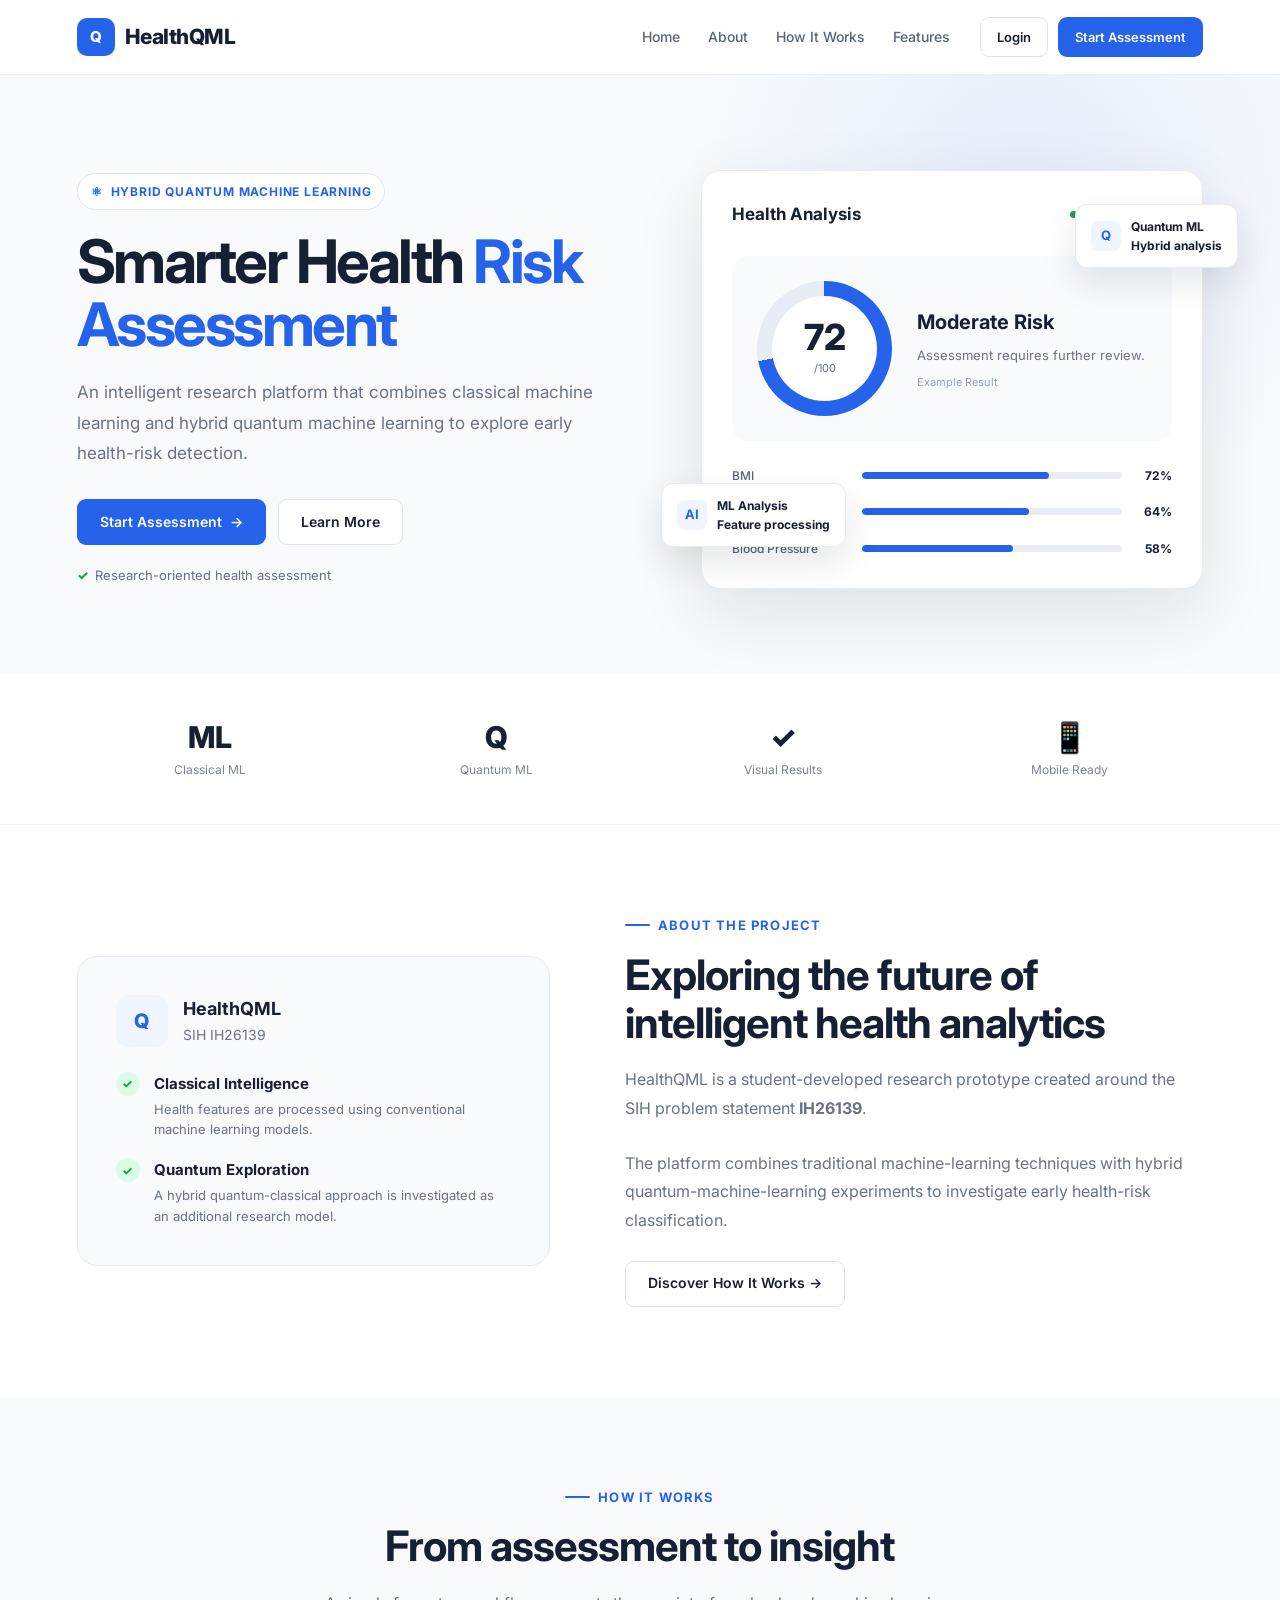
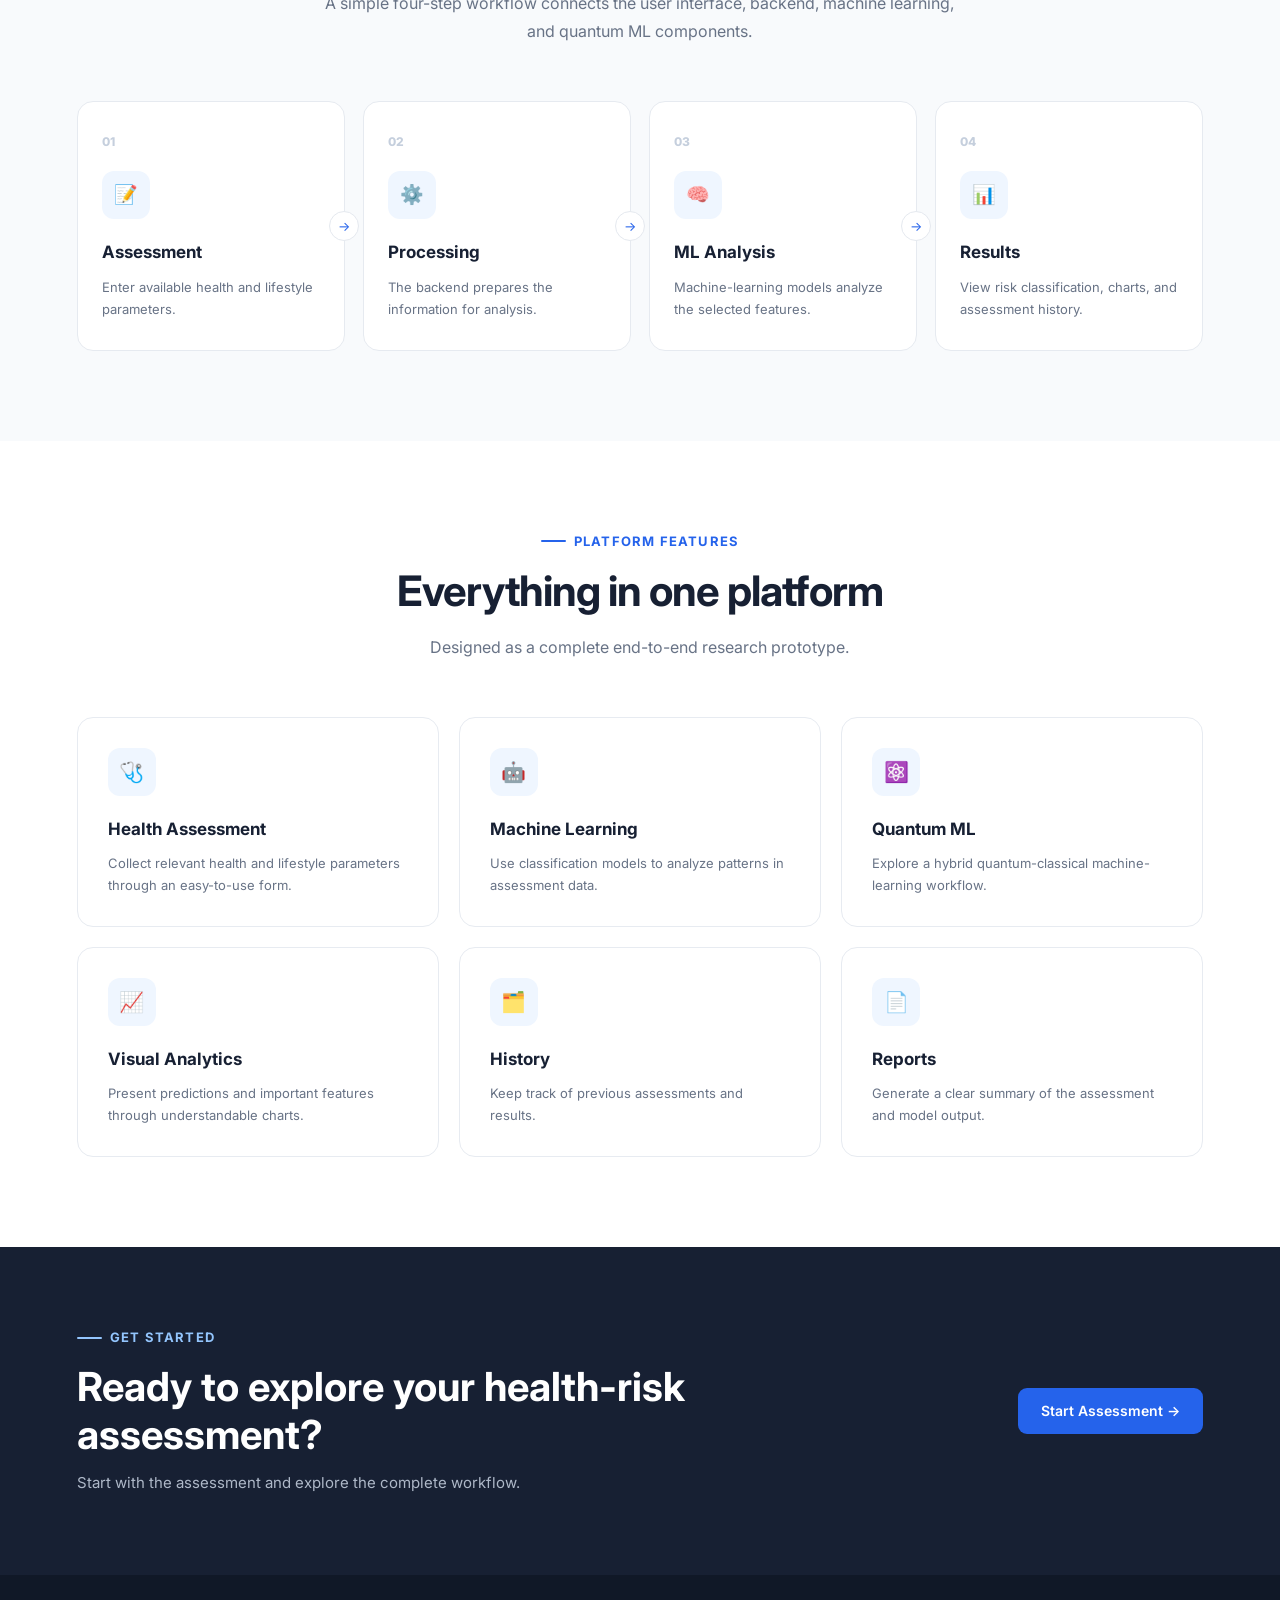
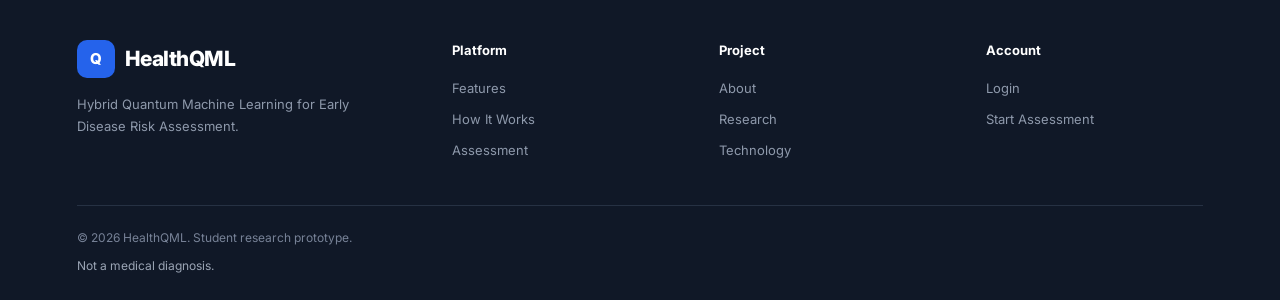
<file: index.html>
<!DOCTYPE html>
<html lang="en">

<head>

    <meta charset="UTF-8">

    <meta name="viewport"
          content="width=device-width, initial-scale=1.0">

    <meta name="description"
          content="HealthQML - Hybrid Quantum Machine Learning platform for early health-risk assessment.">

    <meta name="author"
          content="HealthQML Student Research Team">

    <title>HealthQML | Hybrid Quantum ML</title>


    <!-- Google Font -->
    <link rel="preconnect"
          href="https://fonts.googleapis.com">

    <link rel="preconnect"
          href="https://fonts.gstatic.com"
          crossorigin>

    <link href="https://fonts.googleapis.com/css2?family=Inter:wght@400;500;600;700;800&display=swap"
          rel="stylesheet">


    <!-- Main CSS -->
    <link rel="stylesheet"
          href="style.css">

    <!-- Responsive CSS -->
    <link rel="stylesheet"
          href="responsive.css">

</head>


<body>


    <!-- =========================================
         NAVIGATION
    ========================================== -->

    <header class="navbar">

        <div class="container navbar-inner">


            <!-- Logo -->

            <a href="index.html"
               class="logo">

                <div class="logo-icon">
                    Q
                </div>

                <div class="logo-text">
                    HealthQML
                </div>

            </a>


            <!-- Desktop Navigation -->

            <nav class="nav-links">

                <a href="#home">
                    Home
                </a>

                <a href="#about">
                    About
                </a>

                <a href="#how-it-works">
                    How It Works
                </a>

                <a href="#features">
                    Features
                </a>

            </nav>


            <!-- Navigation Buttons -->

            <div class="nav-actions">

                <a href="login.html"
                   class="btn btn-secondary">

                    Login

                </a>

                <a href="assessment.html"
                   class="btn btn-primary">

                    Start Assessment

                </a>

            </div>


            <!-- Mobile Menu Button -->

            <button class="menu-toggle"
                    id="menuToggle"
                    type="button"
                    aria-label="Open navigation menu">

                <span></span>
                <span></span>
                <span></span>

            </button>

        </div>


        <!-- Mobile Menu -->

        <div class="mobile-menu"
             id="mobileMenu">

            <a href="#home">
                Home
            </a>

            <a href="#about">
                About
            </a>

            <a href="#how-it-works">
                How It Works
            </a>

            <a href="#features">
                Features
            </a>

            <a href="login.html">
                Login
            </a>

            <a href="assessment.html">
                Start Assessment
            </a>

        </div>

    </header>



    <!-- =========================================
         MAIN CONTENT
    ========================================== -->

    <main>


        <!-- =====================================
             HERO SECTION
        ====================================== -->

        <section class="hero"
                 id="home">

            <div class="container hero-content">


                <!-- Hero Text -->

                <div class="hero-text">


                    <div class="hero-badge">

                        <span>
                            ⚛
                        </span>

                        HYBRID QUANTUM MACHINE LEARNING

                    </div>


                    <h1 class="hero-title">

                        Smarter Health
                        <span>
                            Risk Assessment
                        </span>

                    </h1>


                    <p class="hero-description">

                        An intelligent research platform that
                        combines classical machine learning and
                        hybrid quantum machine learning to explore
                        early health-risk detection.

                    </p>


                    <div class="hero-buttons">

                        <a href="assessment.html"
                           class="btn btn-primary">

                            Start Assessment

                            <span>
                                →
                            </span>

                        </a>


                        <a href="#how-it-works"
                           class="btn btn-secondary">

                            Learn More

                        </a>

                    </div>


                    <div class="hero-note">

                        <span class="check-icon">
                            ✓
                        </span>

                        Research-oriented health assessment

                    </div>

                </div>



                <!-- =================================
                     HERO ANALYSIS CARD
                ================================== -->

                <div class="hero-visual">


                    <div class="analysis-card">


                        <!-- Card Header -->

                        <div class="card-top">

                            <div>

                                <div class="card-title">
                                    Health Analysis
                                </div>

                            </div>


                            <div class="card-status">

                                <span class="status-dot"></span>

                                Analysis Ready

                            </div>

                        </div>



                        <!-- Risk Section -->

                        <div class="risk-section">


                            <div class="risk-circle">

                                <div class="risk-score">
                                    72
                                </div>

                                <div class="risk-label">
                                    /100
                                </div>

                            </div>


                            <div class="risk-info">

                                <h3>
                                    Moderate Risk
                                </h3>

                                <p>
                                    Assessment requires further
                                    review.
                                </p>

                                <div class="example-result">
                                    Example Result
                                </div>

                            </div>

                        </div>



                        <!-- Feature Bars -->

                        <div class="feature-bars">


                            <!-- BMI -->

                            <div class="feature-row">

                                <span class="feature-name">
                                    BMI
                                </span>

                                <div class="feature-track">

                                    <div class="feature-progress"
                                         style="width: 72%;">
                                    </div>

                                </div>

                                <span class="feature-value">
                                    72%
                                </span>

                            </div>



                            <!-- Glucose -->

                            <div class="feature-row">

                                <span class="feature-name">
                                    Glucose
                                </span>

                                <div class="feature-track">

                                    <div class="feature-progress"
                                         style="width: 64%;">
                                    </div>

                                </div>

                                <span class="feature-value">
                                    64%
                                </span>

                            </div>



                            <!-- Blood Pressure -->

                            <div class="feature-row">

                                <span class="feature-name">
                                    Blood Pressure
                                </span>

                                <div class="feature-track">

                                    <div class="feature-progress"
                                         style="width: 58%;">
                                    </div>

                                </div>

                                <span class="feature-value">
                                    58%
                                </span>

                            </div>

                        </div>

                    </div>



                    <!-- Floating Quantum Card -->

                    <div class="floating-card floating-one">

                        <div class="floating-icon">
                            Q
                        </div>

                        <div>

                            <strong>
                                Quantum ML
                            </strong>

                            <div>
                                Hybrid analysis
                            </div>

                        </div>

                    </div>



                    <!-- Floating ML Card -->

                    <div class="floating-card floating-two">

                        <div class="floating-icon">
                            AI
                        </div>

                        <div>

                            <strong>
                                ML Analysis
                            </strong>

                            <div>
                                Feature processing
                            </div>

                        </div>

                    </div>

                </div>

            </div>

        </section>



        <!-- =========================================
             STATS / TRUST SECTION
        ========================================== -->

        <section class="stats">

            <div class="container stats-grid">


                <!-- Classical ML -->

                <div class="stat-item">

                    <div class="stat-number">
                        ML
                    </div>

                    <div class="stat-label">
                        Classical ML
                    </div>

                </div>


                <!-- Quantum ML -->

                <div class="stat-item">

                    <div class="stat-number">
                        Q
                    </div>

                    <div class="stat-label">
                        Quantum ML
                    </div>

                </div>


                <!-- Visual Results -->

                <div class="stat-item">

                    <div class="stat-number">
                        ✓
                    </div>

                    <div class="stat-label">
                        Visual Results
                    </div>

                </div>


                <!-- Mobile Ready -->

                <div class="stat-item">

                    <div class="stat-number">
                        📱
                    </div>

                    <div class="stat-label">
                        Mobile Ready
                    </div>

                </div>

            </div>

        </section>



        <!-- =========================================
             ABOUT SECTION
        ========================================== -->

        <section class="about"
                 id="about">

            <div class="container about-grid">


                <!-- About Visual -->

                <div class="about-visual">


                    <div class="about-card">


                        <div class="about-card-top">

                            <div class="about-icon">
                                Q
                            </div>

                            <div>

                                <h3>
                                    HealthQML
                                </h3>

                                <p>
                                    SIH IH26139
                                </p>

                            </div>

                        </div>



                        <div class="about-list">


                            <div class="about-item">

                                <div class="about-check">
                                    ✓
                                </div>

                                <div>

                                    <h4>
                                        Classical Intelligence
                                    </h4>

                                    <p>
                                        Health features are processed
                                        using conventional machine
                                        learning models.
                                    </p>

                                </div>

                            </div>



                            <div class="about-item">

                                <div class="about-check">
                                    ✓
                                </div>

                                <div>

                                    <h4>
                                        Quantum Exploration
                                    </h4>

                                    <p>
                                        A hybrid quantum-classical
                                        approach is investigated as
                                        an additional research model.
                                    </p>

                                </div>

                            </div>

                        </div>

                    </div>

                </div>



                <!-- About Text -->

                <div class="about-content">

                    <div class="section-label">
                        ABOUT THE PROJECT
                    </div>


                    <h2 class="section-title">

                        Exploring the future of
                        intelligent health analytics

                    </h2>


                    <p class="section-description">

                        HealthQML is a student-developed research
                        prototype created around the SIH problem
                        statement <strong>IH26139</strong>.

                    </p>


                    <br>


                    <p class="section-description">

                        The platform combines traditional
                        machine-learning techniques with hybrid
                        quantum-machine-learning experiments to
                        investigate early health-risk classification.

                    </p>


                    <br>


                    <a href="#how-it-works"
                       class="btn btn-secondary">

                        Discover How It Works →

                    </a>

                </div>

            </div>

        </section>



        <!-- =========================================
             HOW IT WORKS
        ========================================== -->

        <section class="how-it-works"
                 id="how-it-works">

            <div class="container">


                <div class="section-heading">

                    <div class="section-label">
                        HOW IT WORKS
                    </div>

                    <h2 class="section-title">

                        From assessment to insight

                    </h2>

                    <p class="section-description">

                        A simple four-step workflow connects the
                        user interface, backend, machine learning,
                        and quantum ML components.

                    </p>

                </div>



                <div class="process-grid">


                    <!-- Step 1 -->

                    <div class="process-card">

                        <div class="process-number">
                            01
                        </div>

                        <div class="process-icon">
                            📝
                        </div>

                        <h3>
                            Assessment
                        </h3>

                        <p>
                            Enter available health and lifestyle
                            parameters.
                        </p>

                        <div class="process-arrow">
                            →
                        </div>

                    </div>



                    <!-- Step 2 -->

                    <div class="process-card">

                        <div class="process-number">
                            02
                        </div>

                        <div class="process-icon">
                            ⚙️
                        </div>

                        <h3>
                            Processing
                        </h3>

                        <p>
                            The backend prepares the information
                            for analysis.
                        </p>

                        <div class="process-arrow">
                            →
                        </div>

                    </div>



                    <!-- Step 3 -->

                    <div class="process-card">

                        <div class="process-number">
                            03
                        </div>

                        <div class="process-icon">
                            🧠
                        </div>

                        <h3>
                            ML Analysis
                        </h3>

                        <p>
                            Machine-learning models analyze the
                            selected features.
                        </p>

                        <div class="process-arrow">
                            →
                        </div>

                    </div>



                    <!-- Step 4 -->

                    <div class="process-card">

                        <div class="process-number">
                            04
                        </div>

                        <div class="process-icon">
                            📊
                        </div>

                        <h3>
                            Results
                        </h3>

                        <p>
                            View risk classification, charts,
                            and assessment history.
                        </p>

                    </div>

                </div>

            </div>

        </section>



        <!-- =========================================
             FEATURES
        ========================================== -->

        <section class="features"
                 id="features">

            <div class="container">


                <div class="section-heading">

                    <div class="section-label">
                        PLATFORM FEATURES
                    </div>

                    <h2 class="section-title">
                        Everything in one platform
                    </h2>

                    <p class="section-description">

                        Designed as a complete end-to-end
                        research prototype.

                    </p>

                </div>



                <div class="features-grid">


                    <!-- Feature 1 -->

                    <div class="feature-card">

                        <div class="feature-icon">
                            🩺
                        </div>

                        <h3>
                            Health Assessment
                        </h3>

                        <p>

                            Collect relevant health and lifestyle
                            parameters through an easy-to-use form.

                        </p>

                    </div>



                    <!-- Feature 2 -->

                    <div class="feature-card">

                        <div class="feature-icon">
                            🤖
                        </div>

                        <h3>
                            Machine Learning
                        </h3>

                        <p>

                            Use classification models to analyze
                            patterns in assessment data.

                        </p>

                    </div>



                    <!-- Feature 3 -->

                    <div class="feature-card">

                        <div class="feature-icon">
                            ⚛️
                        </div>

                        <h3>
                            Quantum ML
                        </h3>

                        <p>

                            Explore a hybrid quantum-classical
                            machine-learning workflow.

                        </p>

                    </div>



                    <!-- Feature 4 -->

                    <div class="feature-card">

                        <div class="feature-icon">
                            📈
                        </div>

                        <h3>
                            Visual Analytics
                        </h3>

                        <p>

                            Present predictions and important
                            features through understandable charts.

                        </p>

                    </div>



                    <!-- Feature 5 -->

                    <div class="feature-card">

                        <div class="feature-icon">
                            🗂️
                        </div>

                        <h3>
                            History
                        </h3>

                        <p>

                            Keep track of previous assessments
                            and results.

                        </p>

                    </div>



                    <!-- Feature 6 -->

                    <div class="feature-card">

                        <div class="feature-icon">
                            📄
                        </div>

                        <h3>
                            Reports
                        </h3>

                        <p>

                            Generate a clear summary of the
                            assessment and model output.

                        </p>

                    </div>

                </div>

            </div>

        </section>



        <!-- =========================================
             CTA SECTION
        ========================================== -->

        <section class="cta">

            <div class="container cta-content">


                <div>

                    <div class="section-label">
                        GET STARTED
                    </div>

                    <h2 class="cta-title">

                        Ready to explore your
                        health-risk assessment?

                    </h2>

                    <p class="cta-description">

                        Start with the assessment and explore
                        the complete workflow.

                    </p>

                </div>


                <div class="cta-buttons">

                    <a href="assessment.html"
                       class="btn btn-primary">

                        Start Assessment →

                    </a>

                </div>

            </div>

        </section>

    </main>



    <!-- =========================================
         FOOTER
    ========================================== -->

    <footer class="footer">

        <div class="container footer-grid">


            <!-- Brand -->

            <div class="footer-brand">

                <a href="index.html"
                   class="logo">

                    <div class="logo-icon">
                        Q
                    </div>

                    <div class="logo-text">
                        HealthQML
                    </div>

                </a>


                <p>

                    Hybrid Quantum Machine Learning
                    for Early Disease Risk Assessment.

                </p>

            </div>



            <!-- Platform -->

            <div>

                <h4 class="footer-heading">
                    Platform
                </h4>

                <div class="footer-links">

                    <a href="#features">
                        Features
                    </a>

                    <a href="#how-it-works">
                        How It Works
                    </a>

                    <a href="assessment.html">
                        Assessment
                    </a>

                </div>

            </div>



            <!-- Project -->

            <div>

                <h4 class="footer-heading">
                    Project
                </h4>

                <div class="footer-links">

                    <a href="#about">
                        About
                    </a>

                    <a href="#">
                        Research
                    </a>

                    <a href="#">
                        Technology
                    </a>

                </div>

            </div>



            <!-- Account -->

            <div>

                <h4 class="footer-heading">
                    Account
                </h4>

                <div class="footer-links">

                    <a href="login.html">
                        Login
                    </a>

                    <a href="assessment.html">
                        Start Assessment
                    </a>

                </div>

            </div>

        </div>



        <!-- Footer Bottom -->

        <div class="container footer-bottom">

            <p>
                © <span id="currentYear">2026</span>
                HealthQML. Student research prototype.
            </p>

            <p class="disclaimer">
                Not a medical diagnosis.
            </p>

        </div>

    </footer>



    <!-- =========================================
         JAVASCRIPT
    ========================================== -->

    <script src="script.js"></script>


</body>

</html>
</file>
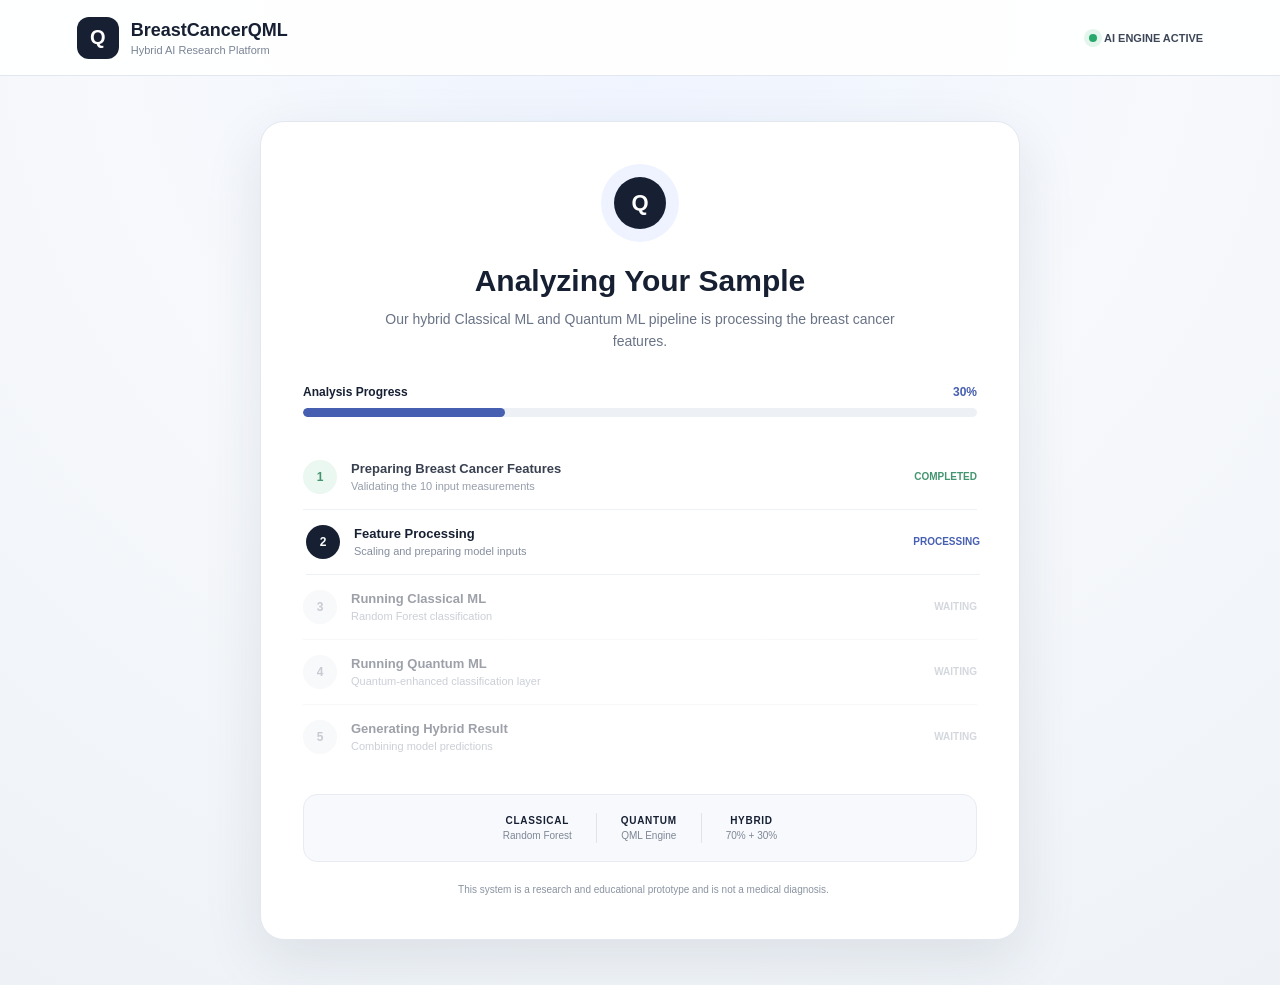
<file: analysis.html>
<!DOCTYPE html>
<html lang="en">
<head>
    <meta charset="UTF-8">

    <meta
        name="viewport"
        content="width=device-width, initial-scale=1.0"
    >

    <title>BreastCancerQML | AI Analysis</title>

    <link
        rel="stylesheet"
        href="analysis.css"
    >
</head>

<body>

    <!-- =====================================================
         HEADER
    ====================================================== -->

    <header class="analysis-header">

        <div class="brand">
            <div class="brand-icon">Q</div>

            <div>
                <div class="brand-name">
                    BreastCancerQML
                </div>

                <div class="brand-subtitle">
                    Hybrid AI Research Platform
                </div>
            </div>
        </div>

        <div class="status">
            <span class="status-dot"></span>
            AI ENGINE ACTIVE
        </div>

    </header>


    <!-- =====================================================
         MAIN
    ====================================================== -->

    <main class="analysis-main">

        <section class="analysis-card">

            <div class="ai-orb">
                <div class="orb-core">Q</div>
            </div>

            <h1>
                Analyzing Your Sample
            </h1>

            <p class="description">
                Our hybrid Classical ML and Quantum ML pipeline
                is processing the breast cancer features.
            </p>


            <!-- =================================================
                 PROGRESS
            ================================================== -->

            <div class="progress-section">

                <div class="progress-info">

                    <span>
                        Analysis Progress
                    </span>

                    <span id="progressPercent">
                        0%
                    </span>

                </div>

                <div class="progress-track">
                    <div
                        id="progressBar"
                        class="progress-bar"
                    ></div>
                </div>

            </div>


            <!-- =================================================
                 ANALYSIS STEPS
            ================================================== -->

            <div class="steps">

                <div
                    class="step active"
                    id="step1"
                >

                    <div class="step-icon">
                        <span>1</span>
                    </div>

                    <div class="step-content">

                        <h3>
                            Preparing Breast Cancer Features
                        </h3>

                        <p>
                            Validating the 10 input measurements
                        </p>

                    </div>

                    <div class="step-status">
                        Processing
                    </div>

                </div>


                <div
                    class="step"
                    id="step2"
                >

                    <div class="step-icon">
                        <span>2</span>
                    </div>

                    <div class="step-content">

                        <h3>
                            Feature Processing
                        </h3>

                        <p>
                            Scaling and preparing model inputs
                        </p>

                    </div>

                    <div class="step-status">
                        Waiting
                    </div>

                </div>


                <div
                    class="step"
                    id="step3"
                >

                    <div class="step-icon">
                        <span>3</span>
                    </div>

                    <div class="step-content">

                        <h3>
                            Running Classical ML
                        </h3>

                        <p>
                            Random Forest classification
                        </p>

                    </div>

                    <div class="step-status">
                        Waiting
                    </div>

                </div>


                <div
                    class="step"
                    id="step4"
                >

                    <div class="step-icon">
                        <span>4</span>
                    </div>

                    <div class="step-content">

                        <h3>
                            Running Quantum ML
                        </h3>

                        <p>
                            Quantum-enhanced classification layer
                        </p>

                    </div>

                    <div class="step-status">
                        Waiting
                    </div>

                </div>


                <div
                    class="step"
                    id="step5"
                >

                    <div class="step-icon">
                        <span>5</span>
                    </div>

                    <div class="step-content">

                        <h3>
                            Generating Hybrid Result
                        </h3>

                        <p>
                            Combining model predictions
                        </p>

                    </div>

                    <div class="step-status">
                        Waiting
                    </div>

                </div>

            </div>


            <!-- =================================================
                 ENGINE INFO
            ================================================== -->

            <div class="engine-info">

                <div>
                    <strong>
                        CLASSICAL
                    </strong>

                    <span>
                        Random Forest
                    </span>
                </div>

                <div class="divider"></div>

                <div>
                    <strong>
                        QUANTUM
                    </strong>

                    <span>
                        QML Engine
                    </span>
                </div>

                <div class="divider"></div>

                <div>
                    <strong>
                        HYBRID
                    </strong>

                    <span>
                        70% + 30%
                    </span>
                </div>

            </div>


            <!-- =================================================
                 DISCLAIMER
            ================================================== -->

            <div class="disclaimer">

                <span class="disclaimer-icon">
                    
                </span>

                <span>
                    This system is a research and educational
                    prototype and is not a medical diagnosis.
                </span>

            </div>

        </section>

    </main>


    <script src="analysis.js"></script>

</body>
</html>
</file>
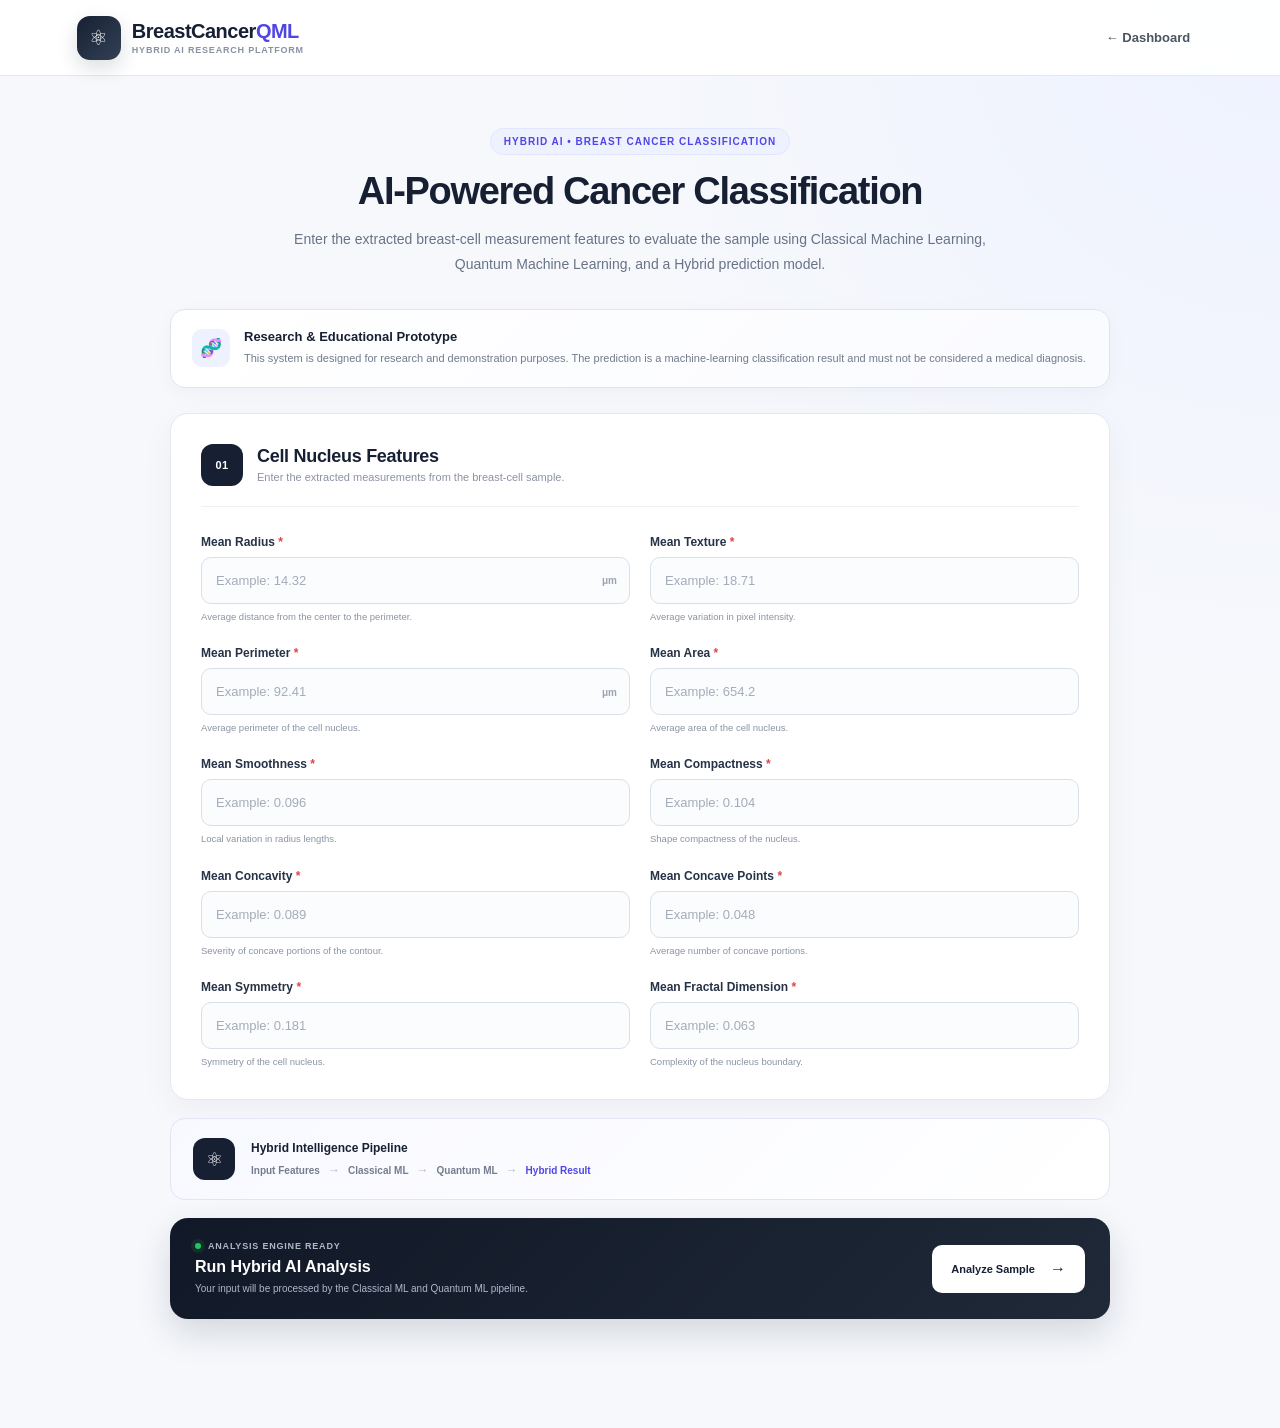
<file: assessment.html>
<!DOCTYPE html>
<html lang="en">

<head>
    <meta charset="UTF-8">

    <meta name="viewport"
          content="width=device-width, initial-scale=1.0">

    <title>BreastCancerQML | AI Assessment</title>

    <meta name="description"
          content="Breast Cancer Classification using Classical and Quantum Machine Learning">

    <link rel="stylesheet" href="assessment.css">
</head>

<body>

    <!-- =========================================
         HEADER
    ========================================== -->

    <header class="assessment-header">

        <a href="dashboard.html" class="logo">

            <div class="logo-icon">
                ⚛
            </div>

            <div>
                <div class="logo-text">
                    BreastCancer<span>QML</span>
                </div>

                <div class="logo-subtitle">
                    Hybrid AI Research Platform
                </div>
            </div>

        </a>

        <a href="dashboard.html" class="back-button">
            ← Dashboard
        </a>

    </header>


    <!-- =========================================
         MAIN
    ========================================== -->

    <main class="assessment-main">

        <div class="assessment-container">


            <!-- =================================
                 PAGE INTRO
            ================================== -->

            <section class="page-intro">

                <div class="small-label">
                    HYBRID AI • BREAST CANCER CLASSIFICATION
                </div>

                <h1>
                    AI-Powered Cancer Classification
                </h1>

                <p>
                    Enter the extracted breast-cell measurement features
                    to evaluate the sample using Classical Machine Learning,
                    Quantum Machine Learning, and a Hybrid prediction model.
                </p>

            </section>


            <!-- =================================
                 RESEARCH NOTICE
            ================================== -->

            <div class="notice-box">

                <div class="notice-icon">
                    🧬
                </div>

                <div>

                    <strong>
                        Research & Educational Prototype
                    </strong>

                    <p>
                        This system is designed for research and demonstration
                        purposes. The prediction is a machine-learning
                        classification result and must not be considered
                        a medical diagnosis.
                    </p>

                </div>

            </div>


            <!-- =================================
                 FORM
            ================================== -->

            <form id="assessmentForm">


                <!-- =================================
                     SECTION 01
                ================================== -->

                <section class="form-card">

                    <div class="card-heading">

                        <div class="card-number">
                            01
                        </div>

                        <div>

                            <h2>
                                Cell Nucleus Features
                            </h2>

                            <p>
                                Enter the extracted measurements from the
                                breast-cell sample.
                            </p>

                        </div>

                    </div>


                    <div class="form-grid">


                        <!-- Mean Radius -->

                        <div class="form-group">

                            <label for="meanRadius">
                                Mean Radius <span>*</span>
                            </label>

                            <div class="input-wrapper">

                                <input
                                    type="number"
                                    id="meanRadius"
                                    name="meanRadius"
                                    step="0.0001"
                                    min="0"
                                    placeholder="Example: 14.32"
                                    required
                                >

                                <span class="unit">
                                    μm
                                </span>

                            </div>

                            <small>
                                Average distance from the center to the perimeter.
                            </small>

                        </div>


                        <!-- Mean Texture -->

                        <div class="form-group">

                            <label for="meanTexture">
                                Mean Texture <span>*</span>
                            </label>

                            <div class="input-wrapper">

                                <input
                                    type="number"
                                    id="meanTexture"
                                    name="meanTexture"
                                    step="0.0001"
                                    min="0"
                                    placeholder="Example: 18.71"
                                    required
                                >

                            </div>

                            <small>
                                Average variation in pixel intensity.
                            </small>

                        </div>


                        <!-- Mean Perimeter -->

                        <div class="form-group">

                            <label for="meanPerimeter">
                                Mean Perimeter <span>*</span>
                            </label>

                            <div class="input-wrapper">

                                <input
                                    type="number"
                                    id="meanPerimeter"
                                    name="meanPerimeter"
                                    step="0.0001"
                                    min="0"
                                    placeholder="Example: 92.41"
                                    required
                                >

                                <span class="unit">
                                    μm
                                </span>

                            </div>

                            <small>
                                Average perimeter of the cell nucleus.
                            </small>

                        </div>


                        <!-- Mean Area -->

                        <div class="form-group">

                            <label for="meanArea">
                                Mean Area <span>*</span>
                            </label>

                            <div class="input-wrapper">

                                <input
                                    type="number"
                                    id="meanArea"
                                    name="meanArea"
                                    step="0.0001"
                                    min="0"
                                    placeholder="Example: 654.2"
                                    required
                                >

                            </div>

                            <small>
                                Average area of the cell nucleus.
                            </small>

                        </div>


                        <!-- Mean Smoothness -->

                        <div class="form-group">

                            <label for="meanSmoothness">
                                Mean Smoothness <span>*</span>
                            </label>

                            <div class="input-wrapper">

                                <input
                                    type="number"
                                    id="meanSmoothness"
                                    name="meanSmoothness"
                                    step="0.000001"
                                    min="0"
                                    placeholder="Example: 0.096"
                                    required
                                >

                            </div>

                            <small>
                                Local variation in radius lengths.
                            </small>

                        </div>


                        <!-- Mean Compactness -->

                        <div class="form-group">

                            <label for="meanCompactness">
                                Mean Compactness <span>*</span>
                            </label>

                            <div class="input-wrapper">

                                <input
                                    type="number"
                                    id="meanCompactness"
                                    name="meanCompactness"
                                    step="0.000001"
                                    min="0"
                                    placeholder="Example: 0.104"
                                    required
                                >

                            </div>

                            <small>
                                Shape compactness of the nucleus.
                            </small>

                        </div>


                        <!-- Mean Concavity -->

                        <div class="form-group">

                            <label for="meanConcavity">
                                Mean Concavity <span>*</span>
                            </label>

                            <div class="input-wrapper">

                                <input
                                    type="number"
                                    id="meanConcavity"
                                    name="meanConcavity"
                                    step="0.000001"
                                    min="0"
                                    placeholder="Example: 0.089"
                                    required
                                >

                            </div>

                            <small>
                                Severity of concave portions of the contour.
                            </small>

                        </div>


                        <!-- Mean Concave Points -->

                        <div class="form-group">

                            <label for="meanConcavePoints">
                                Mean Concave Points <span>*</span>
                            </label>

                            <div class="input-wrapper">

                                <input
                                    type="number"
                                    id="meanConcavePoints"
                                    name="meanConcavePoints"
                                    step="0.000001"
                                    min="0"
                                    placeholder="Example: 0.048"
                                    required
                                >

                            </div>

                            <small>
                                Average number of concave portions.
                            </small>

                        </div>


                        <!-- Mean Symmetry -->

                        <div class="form-group">

                            <label for="meanSymmetry">
                                Mean Symmetry <span>*</span>
                            </label>

                            <div class="input-wrapper">

                                <input
                                    type="number"
                                    id="meanSymmetry"
                                    name="meanSymmetry"
                                    step="0.000001"
                                    min="0"
                                    placeholder="Example: 0.181"
                                    required
                                >

                            </div>

                            <small>
                                Symmetry of the cell nucleus.
                            </small>

                        </div>


                        <!-- Mean Fractal Dimension -->

                        <div class="form-group">

                            <label for="meanFractalDimension">
                                Mean Fractal Dimension <span>*</span>
                            </label>

                            <div class="input-wrapper">

                                <input
                                    type="number"
                                    id="meanFractalDimension"
                                    name="meanFractalDimension"
                                    step="0.000001"
                                    min="0"
                                    placeholder="Example: 0.063"
                                    required
                                >

                            </div>

                            <small>
                                Complexity of the nucleus boundary.
                            </small>

                        </div>

                    </div>

                </section>


                <!-- =================================
                     MODEL INFORMATION
                ================================== -->

                <section class="model-card">

                    <div class="model-icon">
                        ⚛
                    </div>

                    <div class="model-content">

                        <div class="model-title">
                            Hybrid Intelligence Pipeline
                        </div>

                        <div class="model-flow">

                            <span>
                                Input Features
                            </span>

                            <b>→</b>

                            <span>
                                Classical ML
                            </span>

                            <b>→</b>

                            <span>
                                Quantum ML
                            </span>

                            <b>→</b>

                            <span class="hybrid">
                                Hybrid Result
                            </span>

                        </div>

                    </div>

                </section>


                <!-- =================================
                     SUBMIT
                ================================== -->

                <section class="submit-section">

                    <div class="submit-content">

                        <div class="submit-status">

                            <span class="status-dot"></span>

                            Analysis Engine Ready

                        </div>

                        <strong>
                            Run Hybrid AI Analysis
                        </strong>

                        <p>
                            Your input will be processed by the
                            Classical ML and Quantum ML pipeline.
                        </p>

                    </div>

                    <button
                        type="submit"
                        class="submit-button"
                        id="submitButton"
                    >

                        <span>
                            Analyze Sample
                        </span>

                        <span class="button-arrow">
                            →
                        </span>

                    </button>

                </section>


                <!-- =================================
                     MESSAGE
                ================================== -->

                <div
                    id="formMessage"
                    class="form-message">
                </div>


            </form>

        </div>

    </main>


    <script src="assessment.js"></script>

</body>

</html>
</file>
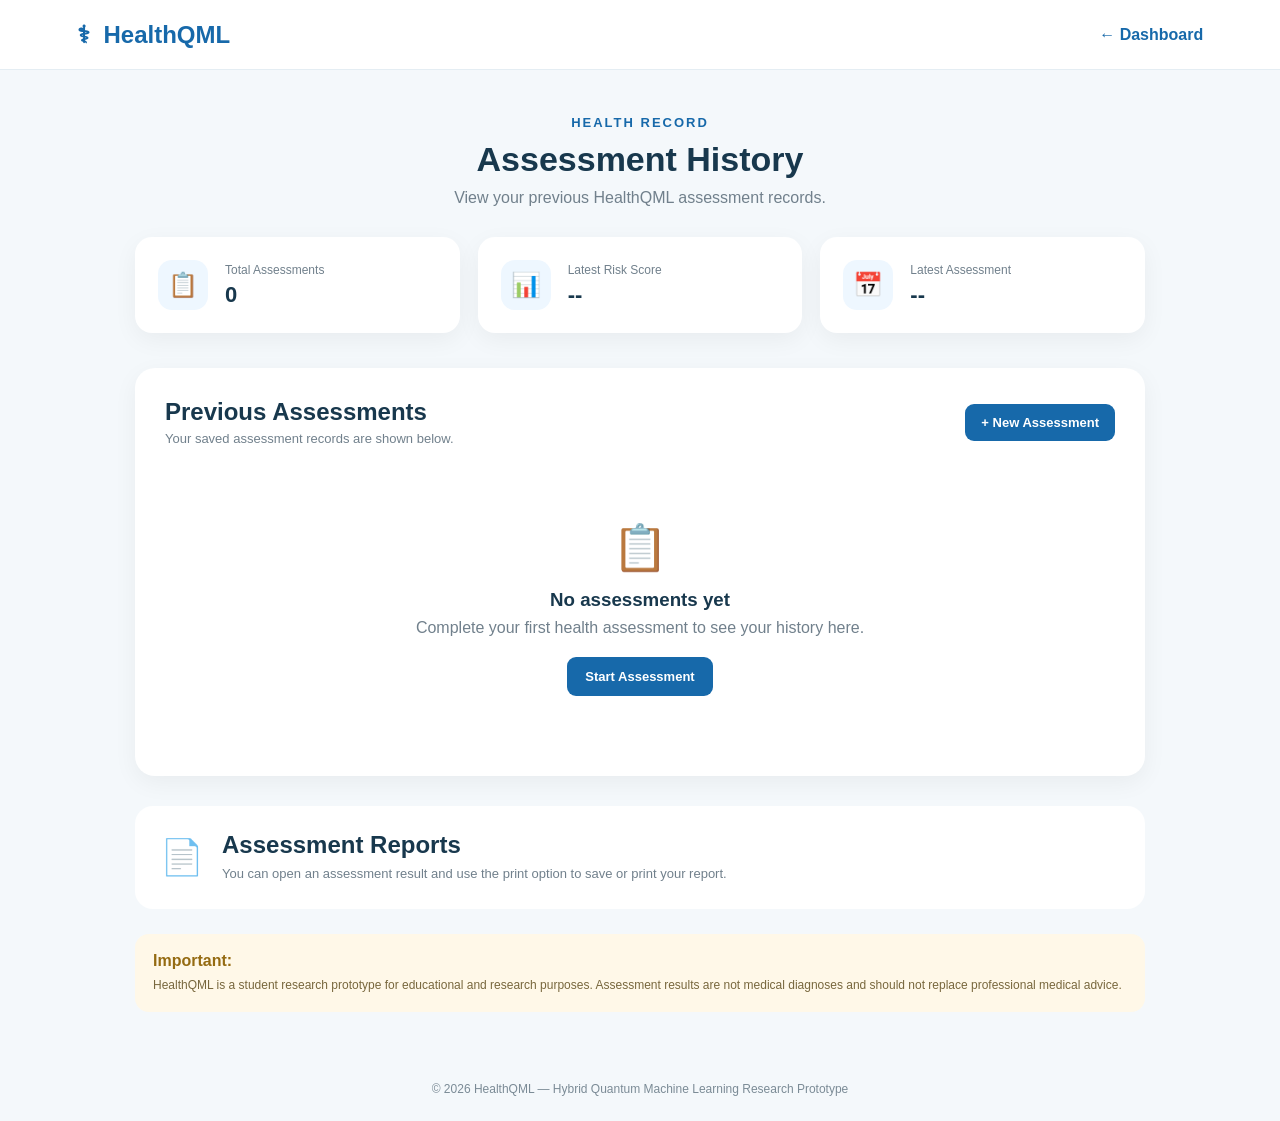
<file: history.html>
<!DOCTYPE html>
<html lang="en">

<head>
    <meta charset="UTF-8">
    <meta name="viewport" content="width=device-width, initial-scale=1.0">

    <title>HealthQML - History</title>

    <link rel="stylesheet" href="history.css">
</head>

<body>

    <!-- Header -->

    <header class="topbar">

        <div class="logo">
            <span>⚕</span>
            HealthQML
        </div>

        <a href="dashboard.html" class="back-link">
            ← Dashboard
        </a>

    </header>


    <!-- Main -->

    <main class="history-container">

        <section class="page-heading">

            <p class="small-title">
                HEALTH RECORD
            </p>

            <h1>Assessment History</h1>

            <p>
                View your previous HealthQML assessment records.
            </p>

        </section>


        <!-- Statistics -->

        <section class="stats-grid">

            <div class="stat-card">

                <span class="stat-icon">📋</span>

                <div>
                    <p>Total Assessments</p>
                    <h2 id="totalAssessments">0</h2>
                </div>

            </div>


            <div class="stat-card">

                <span class="stat-icon">📊</span>

                <div>
                    <p>Latest Risk Score</p>
                    <h2 id="latestScore">--</h2>
                </div>

            </div>


            <div class="stat-card">

                <span class="stat-icon">📅</span>

                <div>
                    <p>Latest Assessment</p>
                    <h2 id="latestDate">--</h2>
                </div>

            </div>

        </section>


        <!-- History -->

        <section class="history-section">

            <div class="section-header">

                <div>
                    <h2>Previous Assessments</h2>

                    <p>
                        Your saved assessment records are shown below.
                    </p>
                </div>

                <a href="assessment.html" class="new-btn">
                    + New Assessment
                </a>

            </div>


            <div id="historyList">

                <!-- JavaScript will insert assessments here -->

            </div>


            <!-- Empty State -->

            <div id="emptyState" class="empty-state">

                <div class="empty-icon">
                    📋
                </div>

                <h3>No assessments yet</h3>

                <p>
                    Complete your first health assessment to see
                    your history here.
                </p>

                <a href="assessment.html" class="primary-btn">
                    Start Assessment
                </a>

            </div>

        </section>


        <!-- Report Information -->

        <section class="report-section">

            <div class="report-icon">
                📄
            </div>

            <div>

                <h2>Assessment Reports</h2>

                <p>
                    You can open an assessment result and use the
                    print option to save or print your report.
                </p>

            </div>

        </section>


        <!-- Disclaimer -->

        <section class="disclaimer">

            <strong>Important:</strong>

            <p>
                HealthQML is a student research prototype for
                educational and research purposes. Assessment
                results are not medical diagnoses and should not
                replace professional medical advice.
            </p>

        </section>

    </main>


    <footer>

        <p>
            © 2026 HealthQML — Hybrid Quantum Machine Learning
            Research Prototype
        </p>

    </footer>


    <script>

        console.log("HealthQML History loaded successfully.");


        /*
         * Get saved assessments
         */

        const assessments =
            JSON.parse(
                localStorage.getItem("healthqmlAssessments")
            ) || [];


        const historyList =
            document.getElementById("historyList");

        const emptyState =
            document.getElementById("emptyState");


        /*
         * Statistics
         */

        document.getElementById("totalAssessments")
            .textContent = assessments.length;


        /*
         * Calculate a demo score for an assessment.
         *
         * Later this will come from the real
         * Python ML + Hybrid QML backend.
         */

        function calculateDemoScore(data) {

            let bpRisk = 30;
            let glucoseRisk = 25;
            let bmiRisk = 25;
            let lifestyleRisk = 40;


            const systolic =
                Number(data.systolicBP);

            const glucose =
                Number(data.glucose);

            const bmi =
                Number(data.bmi);


            if (systolic >= 140) {

                bpRisk = 85;

            } else if (systolic >= 130) {

                bpRisk = 65;

            }


            if (glucose >= 200) {

                glucoseRisk = 90;

            } else if (glucose >= 126) {

                glucoseRisk = 75;

            } else if (glucose >= 100) {

                glucoseRisk = 50;

            }


            if (bmi >= 30) {

                bmiRisk = 80;

            } else if (bmi >= 25) {

                bmiRisk = 60;

            } else if (bmi < 18.5) {

                bmiRisk = 50;

            }


            if (data.smoking === "yes") {

                lifestyleRisk += 25;

            }

            if (data.familyHistory === "yes") {

                lifestyleRisk += 20;

            }

            if (data.activity === "low") {

                lifestyleRisk += 15;

            }


            if (lifestyleRisk > 100) {

                lifestyleRisk = 100;

            }


            return Math.round(
                (
                    bpRisk +
                    glucoseRisk +
                    bmiRisk +
                    lifestyleRisk
                ) / 4
            );
        }


        /*
         * Get risk level
         */

        function getRiskLevel(score) {

            if (score >= 70) {

                return "High Risk";

            }

            if (score >= 40) {

                return "Moderate Risk";

            }

            return "Low Risk";
        }


        /*
         * Format date
         */

        function formatDate(dateValue) {

            if (!dateValue) {

                return "Unknown date";

            }

            const date =
                new Date(dateValue);

            return date.toLocaleString();
        }


        /*
         * Show latest information
         */

        if (assessments.length > 0) {

            const latest =
                assessments[assessments.length - 1];

            const latestScore =
                calculateDemoScore(latest);

            document.getElementById("latestScore")
                .textContent =
                latestScore + "/100";


            document.getElementById("latestDate")
                .textContent =
                formatDate(latest.timestamp);

        }


        /*
         * Display assessments
         */

        if (assessments.length === 0) {

            emptyState.style.display = "block";

        } else {

            emptyState.style.display = "none";


            /*
             * Newest assessment first
             */

            const reversed =
                [...assessments].reverse();


            reversed.forEach(function (data, index) {

                const score =
                    calculateDemoScore(data);

                const risk =
                    getRiskLevel(score);


                const card =
                    document.createElement("div");

                card.className =
                    "history-card";


                card.innerHTML = `

                    <div class="history-number">
                        ${assessments.length - index}
                    </div>

                    <div class="history-main">

                        <div class="history-date">
                            ${formatDate(data.timestamp)}
                        </div>

                        <div class="history-details">

                            <span>
                                BP:
                                ${data.systolicBP || "--"}
                                /
                                ${data.diastolicBP || "--"}
                            </span>

                            <span>
                                Glucose:
                                ${data.glucose || "--"}
                            </span>

                            <span>
                                BMI:
                                ${data.bmi || "--"}
                            </span>

                        </div>

                    </div>


                    <div class="history-score">

                        <strong>
                            ${score}/100
                        </strong>

                        <span class="
                            risk-badge
                            ${risk.toLowerCase().replace(" ", "-")}
                        ">
                            ${risk}
                        </span>

                    </div>


                    <button
                        class="view-btn"
                        onclick="viewAssessment(${assessments.length - 1 - index})"
                    >
                        View
                    </button>


                    <button
                        class="delete-btn"
                        onclick="deleteAssessment(${assessments.length - 1 - index})"
                    >
                        Delete
                    </button>

                `;


                historyList.appendChild(card);

            });

        }


        /*
         * View an old assessment
         */

        function viewAssessment(index) {

            const selected =
                assessments[index];


            localStorage.setItem(
                "healthqmlCurrentAssessment",
                JSON.stringify(selected)
            );


            window.location.href =
                "results.html";

        }


        /*
         * Delete assessment
         */

        function deleteAssessment(index) {

            const confirmed =
                confirm(
                    "Are you sure you want to delete this assessment?"
                );


            if (!confirmed) {

                return;

            }


            assessments.splice(index, 1);


            localStorage.setItem(
                "healthqmlAssessments",
                JSON.stringify(assessments)
            );


            location.reload();

        }

    </script>

</body>

</html>
</file>
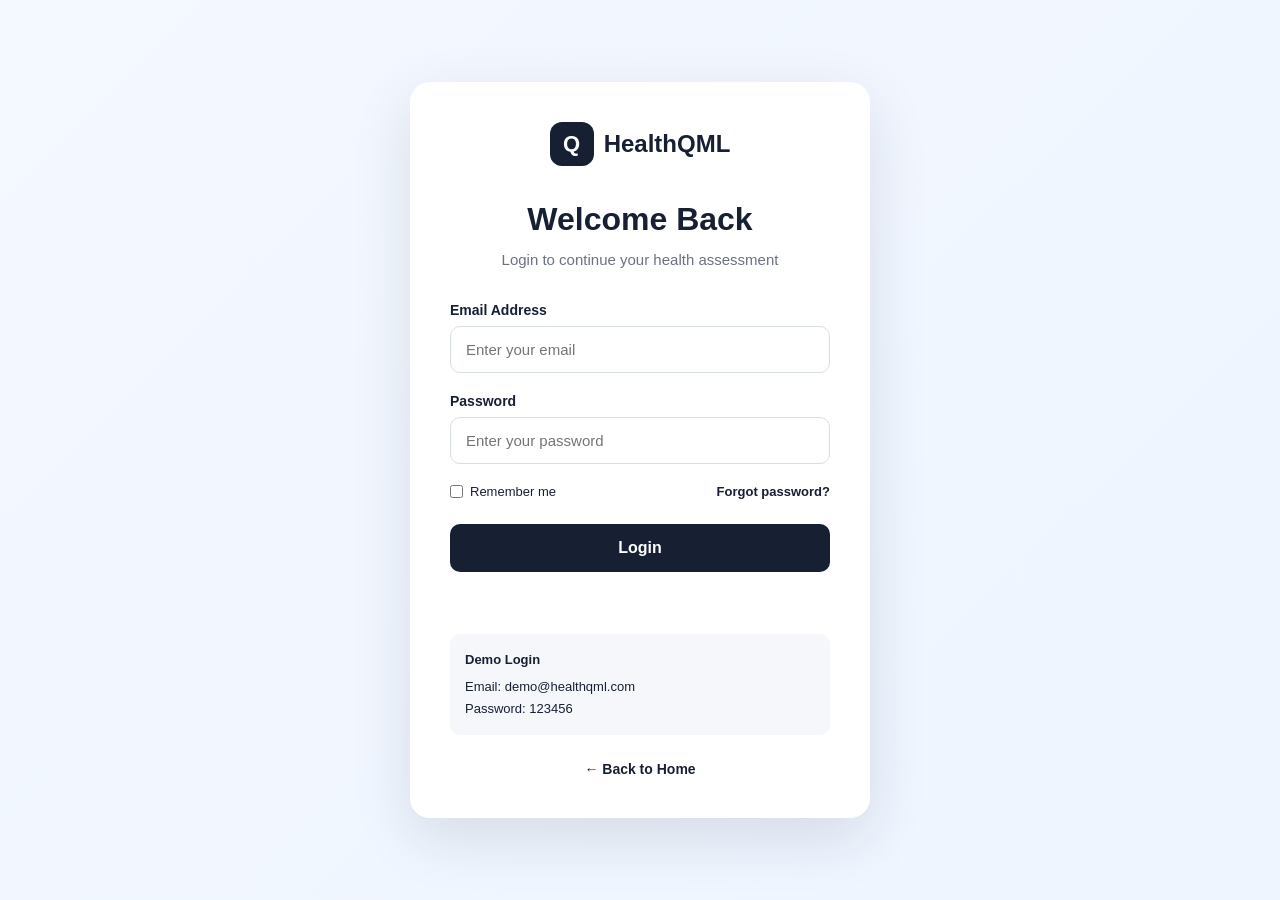
<file: login.html>
<!DOCTYPE html>
<html lang="en">

<head>

    <meta charset="UTF-8">

    <meta name="viewport"
          content="width=device-width, initial-scale=1.0">

    <meta name="description"
          content="HealthQML Login">

    <title>Login | HealthQML</title>

    <link rel="stylesheet" href="login.css">

</head>


<body>


    <!-- BACKGROUND -->

    <div class="page-background">


        <!-- LOGIN CARD -->

        <div class="login-card">


            <!-- LOGO -->

            <a href="index.html"
               class="logo">

                <div class="logo-icon">
                    Q
                </div>

                <div class="logo-name">
                    HealthQML
                </div>

            </a>


            <!-- HEADING -->

            <div class="login-heading">

                <h1>
                    Welcome Back
                </h1>

                <p>
                    Login to continue your health assessment
                </p>

            </div>


            <!-- LOGIN FORM -->

            <form id="loginForm">


                <!-- EMAIL -->

                <div class="form-group">

                    <label for="email">
                        Email Address
                    </label>

                    <input
                        type="email"
                        id="email"
                        name="email"
                        placeholder="Enter your email"
                        required
                    >

                </div>


                <!-- PASSWORD -->

                <div class="form-group">

                    <label for="password">
                        Password
                    </label>

                    <input
                        type="password"
                        id="password"
                        name="password"
                        placeholder="Enter your password"
                        required
                    >

                </div>


                <!-- REMEMBER / FORGOT -->

                <div class="form-options">

                    <label class="remember">

                        <input
                            type="checkbox"
                            id="remember"
                        >

                        <span>
                            Remember me
                        </span>

                    </label>

                    <a href="#">
                        Forgot password?
                    </a>

                </div>


                <!-- LOGIN BUTTON -->

                <button
                    type="submit"
                    class="login-button">

                    Login

                </button>


                <!-- ERROR / SUCCESS MESSAGE -->

                <div
                    id="message"
                    class="message">
                </div>


            </form>


            <!-- DEMO INFORMATION -->

            <div class="demo-box">

                <strong>
                    Demo Login
                </strong>

                <p>
                    Email: demo@healthqml.com
                </p>

                <p>
                    Password: 123456
                </p>

            </div>


            <!-- BACK HOME -->

            <div class="back-home">

                <a href="index.html">
                    ← Back to Home
                </a>

            </div>


        </div>

    </div>


    <script src="login.js"></script>

</body>

</html>
</file>
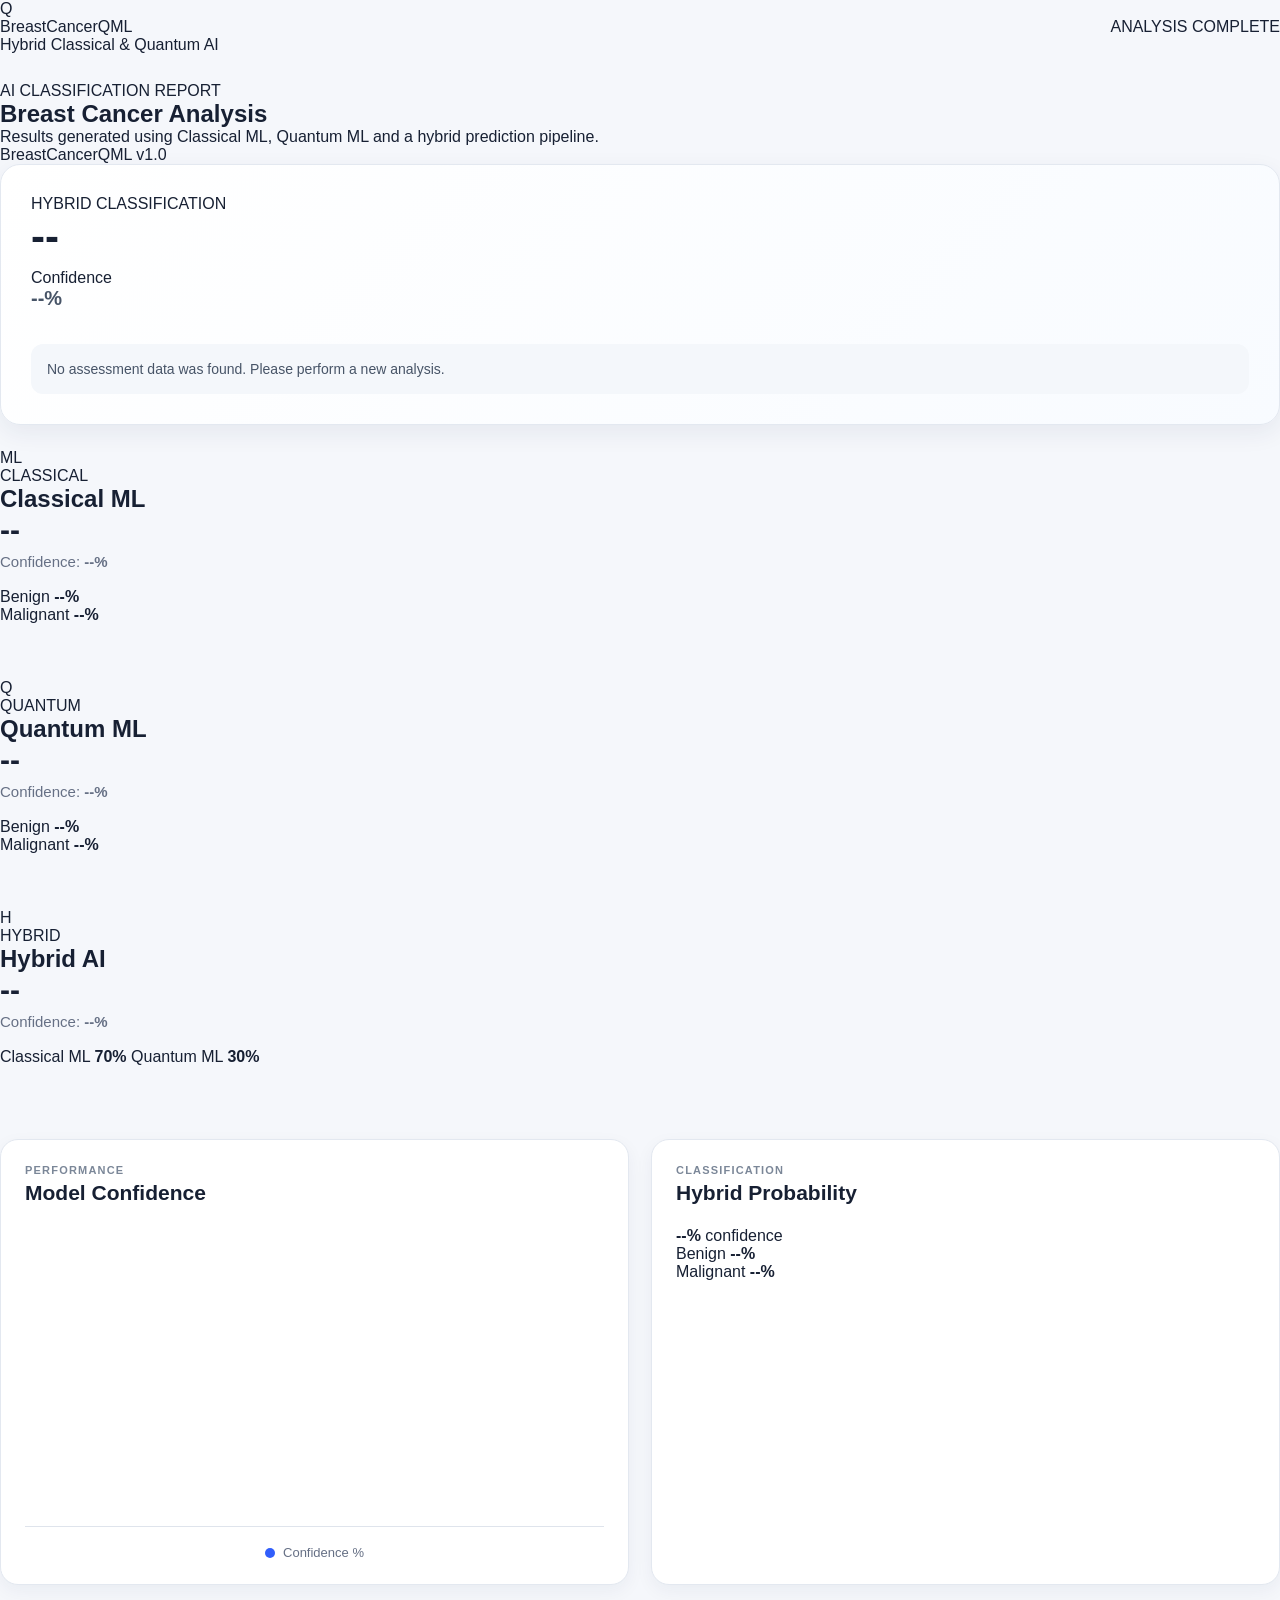
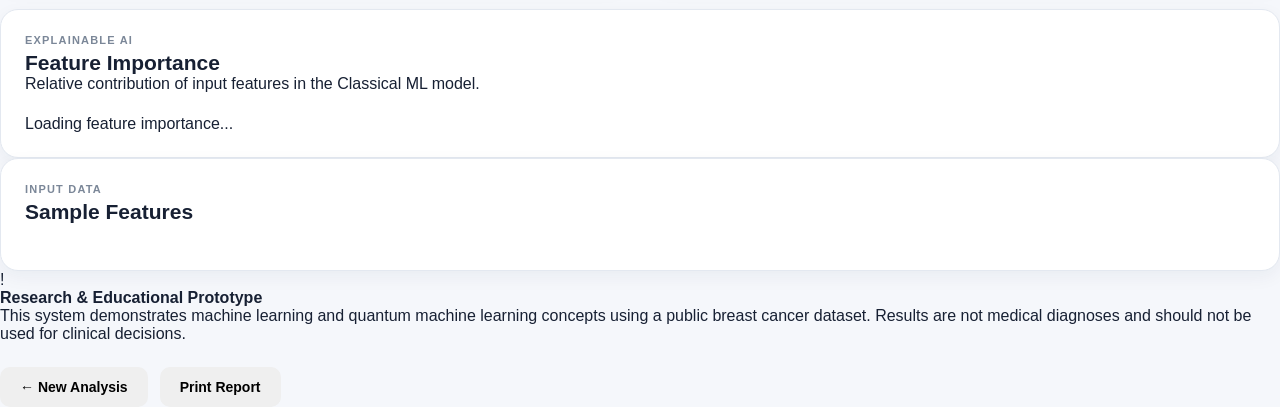
<file: results.html>
<!DOCTYPE html>
<html lang="en">

<head>

    <meta charset="UTF-8">

    <meta
        name="viewport"
        content="width=device-width, initial-scale=1.0"
    >

    <title>BreastCancerQML | Results</title>

    <link
        rel="stylesheet"
        href="results.css"
    >

</head>

<body>

    <!-- =====================================================
         HEADER
    ====================================================== -->

    <header class="results-header">

        <div class="brand">

            <div class="brand-icon">
                Q
            </div>

            <div>

                <div class="brand-name">
                    BreastCancerQML
                </div>

                <div class="brand-subtitle">
                    Hybrid Classical & Quantum AI
                </div>

            </div>

        </div>

        <div class="header-badge">
            ANALYSIS COMPLETE
        </div>

    </header>


    <!-- =====================================================
         MAIN
    ====================================================== -->

    <main class="results-main">

        <!-- =================================================
             PAGE INTRO
        ================================================== -->

        <section class="page-intro">

            <div>

                <span class="eyebrow">
                    AI CLASSIFICATION REPORT
                </span>

                <h1>
                    Breast Cancer Analysis
                </h1>

                <p>
                    Results generated using Classical ML,
                    Quantum ML and a hybrid prediction pipeline.
                </p>

            </div>

            <div class="report-badge">
                BreastCancerQML v1.0
            </div>

        </section>


        <!-- =================================================
             MAIN RESULT
        ================================================== -->

        <section class="result-hero">

            <div class="result-label">
                HYBRID CLASSIFICATION
            </div>

            <div
                id="hybridPrediction"
                class="prediction"
            >
                --
            </div>

            <div class="confidence-label">
                Confidence
            </div>

            <div
                id="hybridConfidence"
                class="confidence"
            >
                --%
            </div>

            <div class="confidence-track">

                <div
                    id="hybridConfidenceBar"
                    class="confidence-bar"
                ></div>

            </div>

            <p id="resultMessage">
                Loading analysis results...
            </p>

        </section>


        <!-- =================================================
             MODEL CARDS
        ================================================== -->

        <section class="model-grid">

            <!-- CLASSICAL -->

            <article class="model-card">

                <div class="model-top">

                    <div class="model-icon classical">
                        ML
                    </div>

                    <span class="model-tag">
                        CLASSICAL
                    </span>

                </div>

                <h2>
                    Classical ML
                </h2>

                <div
                    id="classicalPrediction"
                    class="model-prediction"
                >
                    --
                </div>

                <div class="model-confidence">

                    Confidence:
                    <strong id="classicalConfidence">
                        --%
                    </strong>

                </div>

                <div class="mini-probability">

                    <div class="prob-row">

                        <span>
                            Benign
                        </span>

                        <strong id="classicalBenign">
                            --%
                        </strong>

                    </div>

                    <div class="mini-track">

                        <div
                            id="classicalBenignBar"
                            class="mini-bar"
                        ></div>

                    </div>


                    <div class="prob-row">

                        <span>
                            Malignant
                        </span>

                        <strong id="classicalMalignant">
                            --%
                        </strong>

                    </div>

                    <div class="mini-track">

                        <div
                            id="classicalMalignantBar"
                            class="mini-bar"
                        ></div>

                    </div>

                </div>

            </article>


            <!-- QUANTUM -->

            <article class="model-card">

                <div class="model-top">

                    <div class="model-icon quantum">
                        Q
                    </div>

                    <span class="model-tag">
                        QUANTUM
                    </span>

                </div>

                <h2>
                    Quantum ML
                </h2>

                <div
                    id="quantumPrediction"
                    class="model-prediction"
                >
                    --
                </div>

                <div class="model-confidence">

                    Confidence:
                    <strong id="quantumConfidence">
                        --%
                    </strong>

                </div>

                <div class="mini-probability">

                    <div class="prob-row">

                        <span>
                            Benign
                        </span>

                        <strong id="quantumBenign">
                            --%
                        </strong>

                    </div>

                    <div class="mini-track">

                        <div
                            id="quantumBenignBar"
                            class="mini-bar"
                        ></div>

                    </div>


                    <div class="prob-row">

                        <span>
                            Malignant
                        </span>

                        <strong id="quantumMalignant">
                            --%
                        </strong>

                    </div>

                    <div class="mini-track">

                        <div
                            id="quantumMalignantBar"
                            class="mini-bar"
                        ></div>

                    </div>

                </div>

            </article>


            <!-- HYBRID -->

            <article class="model-card hybrid-card">

                <div class="model-top">

                    <div class="model-icon hybrid">
                        H
                    </div>

                    <span class="model-tag">
                        HYBRID
                    </span>

                </div>

                <h2>
                    Hybrid AI
                </h2>

                <div
                    id="hybridCardPrediction"
                    class="model-prediction"
                >
                    --
                </div>

                <div class="model-confidence">

                    Confidence:
                    <strong id="hybridCardConfidence">
                        --%
                    </strong>

                </div>

                <div class="hybrid-weight">

                    <span>
                        Classical ML
                        <strong>70%</strong>
                    </span>

                    <span>
                        Quantum ML
                        <strong>30%</strong>
                    </span>

                </div>

            </article>

        </section>


        <!-- =================================================
             CHART SECTION
        ================================================== -->

        <section class="dashboard-grid">

            <!-- MODEL COMPARISON -->

            <article class="dashboard-card">

                <div class="card-heading">

                    <div>

                        <span class="card-eyebrow">
                            PERFORMANCE
                        </span>

                        <h2>
                            Model Confidence
                        </h2>

                    </div>

                </div>

                <div
                    id="modelChart"
                    class="bar-chart"
                ></div>

                <div class="chart-legend">

                    <span>
                        <i></i>
                        Confidence %
                    </span>

                </div>

            </article>


            <!-- PROBABILITY -->

            <article class="dashboard-card">

                <div class="card-heading">

                    <div>

                        <span class="card-eyebrow">
                            CLASSIFICATION
                        </span>

                        <h2>
                            Hybrid Probability
                        </h2>

                    </div>

                </div>

                <div class="probability-chart">

                    <div class="prob-circle">

                        <div>

                            <strong id="hybridProbability">
                                --%
                            </strong>

                            <span>
                                confidence
                            </span>

                        </div>

                    </div>

                </div>

                <div class="probability-summary">

                    <div>

                        <span>
                            Benign
                        </span>

                        <strong id="hybridBenign">
                            --%
                        </strong>

                    </div>

                    <div>

                        <span>
                            Malignant
                        </span>

                        <strong id="hybridMalignant">
                            --%
                        </strong>

                    </div>

                </div>

            </article>

        </section>


        <!-- =================================================
             FEATURE IMPORTANCE
        ================================================== -->

        <section class="dashboard-card feature-card">

            <div class="card-heading">

                <div>

                    <span class="card-eyebrow">
                        EXPLAINABLE AI
                    </span>

                    <h2>
                        Feature Importance
                    </h2>

                    <p>
                        Relative contribution of input features
                        in the Classical ML model.
                    </p>

                </div>

            </div>

            <div
                id="featureImportance"
                class="feature-list"
            >

                <div class="loading">
                    Loading feature importance...
                </div>

            </div>

        </section>


        <!-- =================================================
             INPUT FEATURES
        ================================================== -->

        <section class="dashboard-card">

            <div class="card-heading">

                <div>

                    <span class="card-eyebrow">
                        INPUT DATA
                    </span>

                    <h2>
                        Sample Features
                    </h2>

                </div>

            </div>

            <div
                id="featureValues"
                class="input-grid"
            >
            </div>

        </section>


        <!-- =================================================
             DISCLAIMER
        ================================================== -->

        <section class="final-disclaimer">

            <div class="disclaimer-icon">
                !
            </div>

            <div>

                <strong>
                    Research & Educational Prototype
                </strong>

                <p>
                    This system demonstrates machine learning
                    and quantum machine learning concepts using
                    a public breast cancer dataset. Results are
                    not medical diagnoses and should not be used
                    for clinical decisions.
                </p>

            </div>

        </section>


        <!-- =================================================
             ACTIONS
        ================================================== -->

        <div class="actions">

            <button
                class="secondary-button"
                onclick="window.location.href='assessment.html'"
            >
                ← New Analysis
            </button>

            <button
                class="primary-button"
                onclick="window.print()"
            >
                Print Report
            </button>

        </div>

    </main>


    <script src="results.js"></script>

</body>

</html>
</file>
<file: style.css>
/* =========================================
   HEALTHQML - MAIN STYLESHEET
   SIH IH26139
   ========================================= */


/* =========================================
   RESET
   ========================================= */

* {
    margin: 0;
    padding: 0;
    box-sizing: border-box;
}

html {
    scroll-behavior: smooth;
}

body {
    font-family: "Inter", Arial, sans-serif;
    background: #ffffff;
    color: #172033;
    line-height: 1.6;
}

img {
    max-width: 100%;
    display: block;
}

button,
input,
textarea,
select {
    font: inherit;
}

button {
    cursor: pointer;
}

a {
    color: inherit;
}

.container {
    width: 88%;
    max-width: 1180px;
    margin: 0 auto;
}

section {
    padding: 90px 0;
}


/* =========================================
   COMMON
   ========================================= */

.section-label {
    display: flex;
    align-items: center;
    gap: 8px;
    color: #2563eb;
    font-size: 13px;
    font-weight: 700;
    letter-spacing: 1.2px;
    text-transform: uppercase;
    margin-bottom: 15px;
}

.section-label::before {
    content: "";
    width: 25px;
    height: 2px;
    background: #2563eb;
    border-radius: 10px;
}

.section-title {
    font-size: 42px;
    line-height: 1.15;
    letter-spacing: -1px;
    margin-bottom: 18px;
}

.section-description {
    max-width: 650px;
    color: #687386;
    font-size: 16px;
    line-height: 1.8;
}


/* =========================================
   BUTTONS
   ========================================= */

.btn {
    display: inline-flex;
    align-items: center;
    justify-content: center;
    gap: 8px;
    min-height: 46px;
    padding: 0 22px;
    border-radius: 9px;
    text-decoration: none;
    font-size: 14px;
    font-weight: 600;
    border: 1px solid transparent;
    transition: 0.25s ease;
}

.btn-primary {
    background: #2563eb;
    color: #ffffff;
}

.btn-primary:hover {
    background: #1d4ed8;
    transform: translateY(-2px);
}

.btn-secondary {
    background: #ffffff;
    color: #172033;
    border-color: #dfe4ec;
}

.btn-secondary:hover {
    border-color: #2563eb;
    color: #2563eb;
    transform: translateY(-2px);
}


/* =========================================
   NAVBAR
   ========================================= */

.navbar {
    position: sticky;
    top: 0;
    z-index: 1000;
    background: rgba(255, 255, 255, 0.96);
    border-bottom: 1px solid #eef0f4;
    transition: 0.25s ease;
}

.navbar-inner {
    min-height: 74px;
    display: flex;
    align-items: center;
    justify-content: space-between;
    gap: 30px;
}

.logo {
    display: inline-flex;
    align-items: center;
    gap: 10px;
    text-decoration: none;
}

.logo-icon {
    width: 38px;
    height: 38px;
    display: flex;
    align-items: center;
    justify-content: center;
    border-radius: 10px;
    background: #2563eb;
    color: #ffffff;
    font-size: 15px;
    font-weight: 800;
}

.logo-text {
    font-size: 21px;
    font-weight: 800;
    letter-spacing: -0.5px;
}

.nav-links {
    display: flex;
    align-items: center;
    gap: 28px;
    margin-left: auto;
}

.nav-links a {
    text-decoration: none;
    color: #596477;
    font-size: 14px;
    font-weight: 500;
    transition: 0.2s ease;
}

.nav-links a:hover {
    color: #2563eb;
}

.nav-actions {
    display: flex;
    align-items: center;
    gap: 10px;
}

.nav-actions .btn {
    min-height: 40px;
    padding: 0 16px;
    font-size: 13px;
}

.menu-toggle {
    display: none;
}

.mobile-menu {
    display: none;
}


/* =========================================
   HERO
   ========================================= */

.hero {
    padding: 95px 0 85px;
    background:
        radial-gradient(
            circle at 80% 20%,
            rgba(37, 99, 235, 0.09),
            transparent 30%
        ),
        #f8fafc;
    overflow: hidden;
}

.hero-content {
    display: grid;
    grid-template-columns: 1.05fr 0.95fr;
    align-items: center;
    gap: 70px;
}

.hero-badge {
    display: inline-flex;
    align-items: center;
    gap: 8px;
    padding: 8px 13px;
    margin-bottom: 20px;
    border: 1px solid #dce6f7;
    border-radius: 50px;
    background: #ffffff;
    color: #2563eb;
    font-size: 12px;
    font-weight: 700;
    letter-spacing: 0.8px;
}

.hero-title {
    max-width: 700px;
    font-size: 60px;
    line-height: 1.04;
    letter-spacing: -2.5px;
    margin-bottom: 22px;
}

.hero-title span {
    color: #2563eb;
}

.hero-description {
    max-width: 610px;
    color: #687386;
    font-size: 17px;
    line-height: 1.8;
    margin-bottom: 30px;
}

.hero-buttons {
    display: flex;
    align-items: center;
    gap: 12px;
}

.hero-note {
    display: flex;
    align-items: center;
    gap: 7px;
    margin-top: 20px;
    color: #687386;
    font-size: 13px;
}

.check-icon {
    color: #16a34a;
    font-weight: 800;
}


/* =========================================
   HEALTH ANALYSIS CARD
   ========================================= */

.hero-visual {
    position: relative;
}

.analysis-card {
    position: relative;
    background: #ffffff;
    border: 1px solid #e8ecf2;
    border-radius: 20px;
    padding: 30px;
    box-shadow: 0 25px 70px rgba(23, 32, 51, 0.10);
}

.card-top {
    display: flex;
    align-items: center;
    justify-content: space-between;
    margin-bottom: 28px;
}

.card-title {
    font-size: 17px;
    font-weight: 700;
}

.card-status {
    display: flex;
    align-items: center;
    gap: 6px;
    color: #16a34a;
    font-size: 12px;
    font-weight: 600;
}

.status-dot {
    width: 7px;
    height: 7px;
    border-radius: 50%;
    background: #16a34a;
}

.risk-section {
    display: flex;
    align-items: center;
    gap: 25px;
    padding: 25px;
    border-radius: 16px;
    background: #f8fafc;
    margin-bottom: 25px;
}

.risk-circle {
    width: 135px;
    height: 135px;
    flex-shrink: 0;
    display: flex;
    align-items: center;
    justify-content: center;
    flex-direction: column;
    border-radius: 50%;
    background:
        conic-gradient(
            #2563eb 0 72%,
            #e8edf5 72% 100%
        );
    position: relative;
}

.risk-circle::after {
    content: "";
    position: absolute;
    width: 105px;
    height: 105px;
    border-radius: 50%;
    background: #ffffff;
}

.risk-score,
.risk-label {
    position: relative;
    z-index: 1;
}

.risk-score {
    font-size: 36px;
    line-height: 1;
    font-weight: 800;
}

.risk-label {
    color: #687386;
    font-size: 11px;
    margin-top: 5px;
}

.risk-info h3 {
    font-size: 20px;
    margin-bottom: 7px;
}

.risk-info p {
    color: #687386;
    font-size: 13px;
    line-height: 1.6;
}

.example-result {
    color: #94a3b8;
    font-size: 11px;
    margin-top: 8px;
}

.feature-bars {
    display: flex;
    flex-direction: column;
    gap: 17px;
}

.feature-row {
    display: grid;
    grid-template-columns: 120px 1fr 40px;
    align-items: center;
    gap: 10px;
}

.feature-name {
    color: #596477;
    font-size: 12px;
    font-weight: 500;
}

.feature-track {
    height: 7px;
    border-radius: 10px;
    background: #e9edf3;
    overflow: hidden;
}

.feature-progress {
    height: 100%;
    border-radius: 10px;
    background: #2563eb;
}

.feature-value {
    text-align: right;
    color: #172033;
    font-size: 12px;
    font-weight: 700;
}


/* =========================================
   FLOATING CARDS
   ========================================= */

.floating-card {
    position: absolute;
    display: flex;
    align-items: center;
    gap: 10px;
    padding: 12px 15px;
    background: #ffffff;
    border: 1px solid #e8ecf2;
    border-radius: 12px;
    box-shadow: 0 15px 35px rgba(23, 32, 51, 0.10);
    font-size: 12px;
    font-weight: 700;
}

.floating-card .floating-icon {
    width: 30px;
    height: 30px;
    display: flex;
    align-items: center;
    justify-content: center;
    border-radius: 8px;
    background: #eff6ff;
    color: #2563eb;
    font-size: 13px;
}

.floating-one {
    top: 8%;
    right: -35px;
}

.floating-two {
    bottom: 10%;
    left: -40px;
}


/* =========================================
   STATS
   ========================================= */

.stats {
    padding: 30px 0;
    background: #ffffff;
    border-bottom: 1px solid #eef0f4;
}

.stats-grid {
    display: grid;
    grid-template-columns: repeat(4, 1fr);
    gap: 20px;
}

.stat-item {
    text-align: center;
    padding: 15px;
}

.stat-number {
    font-size: 30px;
    font-weight: 800;
    line-height: 1.2;
}

.stat-label {
    color: #7a8494;
    font-size: 12px;
    margin-top: 5px;
}


/* =========================================
   ABOUT
   ========================================= */

.about {
    background: #ffffff;
}

.about-grid {
    display: grid;
    grid-template-columns: 0.9fr 1.1fr;
    align-items: center;
    gap: 75px;
}

.about-visual {
    position: relative;
}

.about-card {
    padding: 38px;
    border: 1px solid #e7ebf1;
    border-radius: 20px;
    background: #f8fafc;
}

.about-card-top {
    display: flex;
    align-items: center;
    gap: 15px;
    margin-bottom: 25px;
}

.about-icon {
    width: 52px;
    height: 52px;
    display: flex;
    align-items: center;
    justify-content: center;
    background: #eff6ff;
    color: #2563eb;
    border-radius: 13px;
    font-size: 20px;
    font-weight: 800;
}

.about-card h3 {
    font-size: 18px;
}

.about-card p {
    color: #687386;
    font-size: 14px;
}

.about-list {
    display: flex;
    flex-direction: column;
    gap: 18px;
}

.about-item {
    display: flex;
    align-items: flex-start;
    gap: 14px;
}

.about-check {
    width: 24px;
    height: 24px;
    flex-shrink: 0;
    display: flex;
    align-items: center;
    justify-content: center;
    border-radius: 50%;
    background: #dcfce7;
    color: #16a34a;
    font-size: 12px;
    font-weight: 800;
}

.about-item h4 {
    font-size: 15px;
    margin-bottom: 3px;
}

.about-item p {
    color: #687386;
    font-size: 13px;
}


/* =========================================
   HOW IT WORKS
   ========================================= */

.how-it-works {
    background: #f8fafc;
}

.section-heading {
    text-align: center;
    margin-bottom: 55px;
}

.section-heading .section-label {
    justify-content: center;
}

.section-heading .section-description {
    margin: 0 auto;
}

.process-grid {
    display: grid;
    grid-template-columns: repeat(4, 1fr);
    gap: 18px;
}

.process-card {
    position: relative;
    padding: 30px 24px;
    background: #ffffff;
    border: 1px solid #e6eaf0;
    border-radius: 16px;
    transition: 0.25s ease;
}

.process-card:hover {
    transform: translateY(-5px);
    box-shadow: 0 15px 35px rgba(23, 32, 51, 0.07);
}

.process-number {
    color: #c5cfdd;
    font-size: 12px;
    font-weight: 800;
    margin-bottom: 20px;
}

.process-icon {
    width: 48px;
    height: 48px;
    display: flex;
    align-items: center;
    justify-content: center;
    background: #eff6ff;
    color: #2563eb;
    border-radius: 12px;
    font-size: 19px;
    margin-bottom: 20px;
}

.process-card h3 {
    font-size: 17px;
    margin-bottom: 9px;
}

.process-card p {
    color: #687386;
    font-size: 13px;
    line-height: 1.7;
}

.process-arrow {
    position: absolute;
    top: 50%;
    right: -15px;
    transform: translateY(-50%);
    width: 30px;
    height: 30px;
    display: flex;
    align-items: center;
    justify-content: center;
    background: #ffffff;
    border: 1px solid #e5e9ef;
    border-radius: 50%;
    color: #2563eb;
    font-size: 13px;
    z-index: 2;
}


/* =========================================
   FEATURES
   ========================================= */

.features {
    background: #ffffff;
}

.features-grid {
    display: grid;
    grid-template-columns: repeat(3, 1fr);
    gap: 20px;
}

.feature-card {
    padding: 30px;
    border: 1px solid #e7ebf1;
    border-radius: 16px;
    background: #ffffff;
    transition: 0.25s ease;
}

.feature-card:hover {
    transform: translateY(-4px);
    border-color: #cbdaf5;
    box-shadow: 0 15px 35px rgba(23, 32, 51, 0.06);
}

.feature-icon {
    width: 48px;
    height: 48px;
    display: flex;
    align-items: center;
    justify-content: center;
    margin-bottom: 20px;
    border-radius: 12px;
    background: #eff6ff;
    color: #2563eb;
    font-size: 20px;
}

.feature-card h3 {
    font-size: 17px;
    margin-bottom: 9px;
}

.feature-card p {
    color: #687386;
    font-size: 13px;
    line-height: 1.7;
}


/* =========================================
   CTA
   ========================================= */

.cta {
    padding: 80px 0;
    background: #172033;
    color: #ffffff;
}

.cta-content {
    display: flex;
    align-items: center;
    justify-content: space-between;
    gap: 40px;
}

.cta .section-label {
    color: #93c5fd;
}

.cta .section-label::before {
    background: #93c5fd;
}

.cta-title {
    max-width: 650px;
    font-size: 40px;
    line-height: 1.2;
    margin-bottom: 12px;
}

.cta-description {
    max-width: 620px;
    color: #aeb8c8;
    font-size: 15px;
}

.cta-buttons {
    display: flex;
    align-items: center;
    flex-shrink: 0;
}

.cta .btn-secondary {
    background: transparent;
    color: #ffffff;
    border-color: #465168;
}

.cta .btn-secondary:hover {
    border-color: #ffffff;
}


/* =========================================
   FOOTER
   ========================================= */

.footer {
    background: #101827;
    color: #ffffff;
    padding: 65px 0 25px;
}

.footer-grid {
    display: grid;
    grid-template-columns: 1.5fr repeat(3, 1fr);
    gap: 50px;
    padding-bottom: 45px;
}

.footer-brand p {
    max-width: 300px;
    margin-top: 15px;
    color: #8e99ab;
    font-size: 13px;
    line-height: 1.7;
}

.footer-heading {
    font-size: 13px;
    margin-bottom: 17px;
}

.footer-links {
    display: flex;
    flex-direction: column;
    gap: 10px;
}

.footer-links a {
    color: #8e99ab;
    text-decoration: none;
    font-size: 13px;
    transition: 0.2s ease;
}

.footer-links a:hover {
    color: #ffffff;
}

.footer-bottom {
    padding-top: 22px;
    border-top: 1px solid #263143;
    color: #778297;
    font-size: 12px;
}

.disclaimer {
    margin-top: 8px;
    color: #9ba5b5;
}
</file>
<file: responsive.css>
/* =========================================
   HEALTHQML - RESPONSIVE CSS
   SIH IH26139
   ========================================= */


/* =========================================
   TABLET
   ========================================= */

@media (max-width: 1050px) {

    .container {
        width: 92%;
    }

    /* ---------- NAVBAR ---------- */

    .nav-links {
        gap: 20px;
    }

    .nav-links a {
        font-size: 14px;
    }

    .nav-actions {
        gap: 8px;
    }


    /* ---------- HERO ---------- */

    .hero {
        padding: 70px 0;
    }

    .hero-content {
        gap: 40px;
    }

    .hero-title {
        font-size: 48px;
    }

    .hero-description {
        max-width: 520px;
    }

    .analysis-card {
        transform: scale(0.95);
    }


    /* ---------- ABOUT ---------- */

    .about-grid {
        gap: 40px;
    }


    /* ---------- FEATURES ---------- */

    .features-grid {
        grid-template-columns: repeat(2, 1fr);
    }
}


/* =========================================
   MOBILE / TABLET
   ========================================= */

@media (max-width: 768px) {

    /* ---------- GENERAL ---------- */

    .container {
        width: 90%;
    }

    section {
        padding: 70px 0;
    }


    /* ---------- NAVBAR ---------- */

    .navbar {
        padding: 16px 0;
    }

    .nav-links,
    .nav-actions {
        display: none;
    }

    .menu-toggle {
        display: flex;
        flex-direction: column;
        justify-content: center;
        gap: 5px;
        width: 42px;
        height: 42px;
        border: 1px solid #e5e7eb;
        border-radius: 10px;
        background: white;
        cursor: pointer;
    }

    .menu-toggle span {
        width: 20px;
        height: 2px;
        background: #172033;
        margin: 0 auto;
        border-radius: 10px;
    }

    .mobile-menu {
        display: none;
        position: absolute;
        top: 100%;
        left: 0;
        width: 100%;
        background: white;
        border-top: 1px solid #eef0f4;
        box-shadow: 0 10px 25px rgba(23, 32, 51, 0.08);
        padding: 20px;
        z-index: 1000;
    }

    .mobile-menu.active {
        display: block;
    }

    .mobile-menu a {
        display: block;
        padding: 13px 5px;
        color: #172033;
        text-decoration: none;
        font-size: 15px;
        font-weight: 500;
        border-bottom: 1px solid #f0f1f3;
    }

    .mobile-menu a:last-child {
        border-bottom: none;
    }


    /* ---------- HERO ---------- */

    .hero {
        padding: 55px 0 70px;
    }

    .hero-content {
        grid-template-columns: 1fr;
        gap: 55px;
    }

    .hero-text {
        text-align: center;
    }

    .hero-badge {
        display: inline-flex;
    }

    .hero-title {
        font-size: 42px;
        line-height: 1.1;
    }

    .hero-description {
        margin-left: auto;
        margin-right: auto;
        font-size: 16px;
    }

    .hero-buttons {
        justify-content: center;
        flex-wrap: wrap;
    }

    .hero-visual {
        display: flex;
        justify-content: center;
    }

    .analysis-card {
        width: 100%;
        max-width: 480px;
        transform: none;
    }

    .floating-card {
        display: none;
    }


    /* ---------- STATS ---------- */

    .stats-grid {
        grid-template-columns: repeat(2, 1fr);
        gap: 25px;
    }


    /* ---------- ABOUT ---------- */

    .about-grid {
        grid-template-columns: 1fr;
        gap: 45px;
    }

    .about-content {
        text-align: center;
    }

    .about-content .section-label {
        justify-content: center;
    }

    .about-content .btn {
        margin: 0 auto;
    }

    .about-visual {
        order: -1;
    }


    /* ---------- PROCESS ---------- */

    .process-grid {
        grid-template-columns: 1fr;
        gap: 25px;
    }

    .process-card {
        text-align: center;
    }

    .process-arrow {
        display: none;
    }


    /* ---------- FEATURES ---------- */

    .features-grid {
        grid-template-columns: 1fr;
        gap: 20px;
    }

    .feature-card {
        padding: 28px;
    }


    /* ---------- CTA ---------- */

    .cta-content {
        text-align: center;
    }

    .cta-buttons {
        justify-content: center;
        flex-wrap: wrap;
    }


    /* ---------- FOOTER ---------- */

    .footer-grid {
        grid-template-columns: 1fr 1fr;
        gap: 35px;
    }
}


/* =========================================
   SMALL MOBILE
   ========================================= */

@media (max-width: 480px) {

    /* ---------- GENERAL ---------- */

    .container {
        width: 92%;
    }

    section {
        padding: 55px 0;
    }


    /* ---------- LOGO ---------- */

    .logo-text {
        font-size: 19px;
    }

    .logo-icon {
        width: 34px;
        height: 34px;
        font-size: 14px;
    }


    /* ---------- HERO ---------- */

    .hero {
        padding: 40px 0 55px;
    }

    .hero-title {
        font-size: 34px;
    }

    .hero-description {
        font-size: 15px;
        line-height: 1.7;
    }

    .hero-buttons {
        flex-direction: column;
        width: 100%;
    }

    .hero-buttons .btn {
        width: 100%;
        justify-content: center;
    }


    /* ---------- ANALYSIS CARD ---------- */

    .analysis-card {
        padding: 22px;
    }

    .risk-score {
        font-size: 42px;
    }

    .risk-circle {
        width: 130px;
        height: 130px;
    }


    /* ---------- STATS ---------- */

    .stats-grid {
        grid-template-columns: 1fr 1fr;
        gap: 15px;
    }

    .stat-number {
        font-size: 25px;
    }

    .stat-label {
        font-size: 12px;
    }


    /* ---------- SECTION HEADINGS ---------- */

    .section-title {
        font-size: 30px;
    }

    .section-description {
        font-size: 14px;
    }


    /* ---------- ABOUT ---------- */

    .about-card {
        padding: 25px;
    }


    /* ---------- PROCESS ---------- */

    .process-card {
        padding: 25px 20px;
    }


    /* ---------- FEATURES ---------- */

    .feature-card {
        padding: 25px 20px;
    }


    /* ---------- CTA ---------- */

    .cta {
        padding: 55px 0;
    }

    .cta-title {
        font-size: 30px;
    }

    .cta-buttons {
        flex-direction: column;
        width: 100%;
    }

    .cta-buttons .btn {
        width: 100%;
        justify-content: center;
    }


    /* ---------- FOOTER ---------- */

    .footer-grid {
        grid-template-columns: 1fr;
        text-align: center;
    }

    .footer-brand {
        display: flex;
        flex-direction: column;
        align-items: center;
    }

    .footer-links {
        margin-top: 10px;
    }

    .footer-bottom {
        text-align: center;
        font-size: 12px;
    }
}
</file>
<file: analysis.css>
/* ============================================================
   BREASTCANCERQML
   Analysis Page
============================================================ */

* {
    margin: 0;
    padding: 0;
    box-sizing: border-box;
}

body {
    font-family: Arial, Helvetica, sans-serif;
    background:
        radial-gradient(
            circle at top,
            #eef4ff 0%,
            #f7f9fc 45%,
            #eef2f7 100%
        );
    color: #172033;
    min-height: 100vh;
}


/* ============================================================
   HEADER
============================================================ */

.analysis-header {
    height: 76px;
    background: rgba(255, 255, 255, 0.94);
    border-bottom: 1px solid #e3e8f0;

    display: flex;
    align-items: center;
    justify-content: space-between;

    padding: 0 6%;
}

.brand {
    display: flex;
    align-items: center;
    gap: 12px;
}

.brand-icon {
    width: 42px;
    height: 42px;

    border-radius: 12px;

    background: #172033;
    color: white;

    display: flex;
    align-items: center;
    justify-content: center;

    font-size: 20px;
    font-weight: 800;
}

.brand-name {
    font-size: 18px;
    font-weight: 800;
}

.brand-subtitle {
    font-size: 11px;
    color: #7a8495;
    margin-top: 3px;
}

.status {
    display: flex;
    align-items: center;
    gap: 7px;

    font-size: 11px;
    font-weight: 700;
    color: #3d4758;
}

.status-dot {
    width: 8px;
    height: 8px;

    background: #28a96b;
    border-radius: 50%;

    box-shadow: 0 0 0 5px rgba(40, 169, 107, 0.12);
}


/* ============================================================
   MAIN
============================================================ */

.analysis-main {
    min-height: calc(100vh - 76px);

    display: flex;
    justify-content: center;
    align-items: center;

    padding: 45px 20px;
}

.analysis-card {
    width: 100%;
    max-width: 760px;

    background: white;

    border: 1px solid #e3e8f0;
    border-radius: 24px;

    padding: 42px;

    box-shadow:
        0 20px 60px rgba(32, 48, 72, 0.10);

    text-align: center;
}


/* ============================================================
   AI ORB
============================================================ */

.ai-orb {
    width: 78px;
    height: 78px;

    margin: 0 auto 22px;

    border-radius: 50%;

    background: #eef3ff;

    display: flex;
    align-items: center;
    justify-content: center;

    animation: pulse 2s infinite;
}

.orb-core {
    width: 52px;
    height: 52px;

    border-radius: 50%;

    background: #172033;
    color: white;

    display: flex;
    align-items: center;
    justify-content: center;

    font-size: 22px;
    font-weight: 800;
}

@keyframes pulse {

    0% {
        box-shadow: 0 0 0 0 rgba(70, 100, 180, 0.18);
    }

    70% {
        box-shadow: 0 0 0 16px rgba(70, 100, 180, 0);
    }

    100% {
        box-shadow: 0 0 0 0 rgba(70, 100, 180, 0);
    }
}


/* ============================================================
   TITLE
============================================================ */

.analysis-card h1 {
    font-size: 30px;
    margin-bottom: 10px;
}

.description {
    color: #697386;
    font-size: 14px;
    line-height: 1.6;

    max-width: 540px;
    margin: 0 auto;
}


/* ============================================================
   PROGRESS
============================================================ */

.progress-section {
    margin-top: 32px;
    text-align: left;
}

.progress-info {
    display: flex;
    justify-content: space-between;

    font-size: 12px;
    font-weight: 700;

    margin-bottom: 9px;
}

#progressPercent {
    color: #465fb1;
}

.progress-track {
    width: 100%;
    height: 9px;

    background: #edf0f5;
    border-radius: 20px;

    overflow: hidden;
}

.progress-bar {
    width: 0%;
    height: 100%;

    background: #465fb1;

    border-radius: 20px;

    transition: width 0.35s ease;
}


/* ============================================================
   STEPS
============================================================ */

.steps {
    margin-top: 28px;
    text-align: left;
}

.step {
    display: flex;
    align-items: center;

    gap: 14px;

    padding: 15px 0;

    border-bottom: 1px solid #edf0f4;

    opacity: 0.42;

    transition:
        opacity 0.3s ease,
        transform 0.3s ease;
}

.step:last-child {
    border-bottom: none;
}

.step.active {
    opacity: 1;
    transform: translateX(3px);
}

.step.completed {
    opacity: 0.85;
}

.step-icon {
    width: 34px;
    height: 34px;

    flex-shrink: 0;

    border-radius: 50%;

    background: #eef1f6;

    display: flex;
    align-items: center;
    justify-content: center;

    font-size: 12px;
    font-weight: 800;

    color: #7b8494;
}

.step.active .step-icon {
    background: #172033;
    color: white;
}

.step.completed .step-icon {
    background: #e8f7ef;
    color: #238357;
}

.step-content {
    flex: 1;
}

.step-content h3 {
    font-size: 13px;
    margin-bottom: 4px;
}

.step-content p {
    font-size: 11px;
    color: #858e9e;
}

.step-status {
    font-size: 10px;
    font-weight: 700;

    color: #9aa2af;

    text-transform: uppercase;
}

.step.active .step-status {
    color: #465fb1;
}

.step.completed .step-status {
    color: #238357;
}


/* ============================================================
   ENGINE INFO
============================================================ */

.engine-info {
    margin-top: 25px;

    padding: 18px;

    background: #f7f9fc;

    border: 1px solid #e8ecf2;
    border-radius: 14px;

    display: flex;
    align-items: center;
    justify-content: center;

    gap: 24px;
}

.engine-info div:not(.divider) {
    display: flex;
    flex-direction: column;
    gap: 4px;
}

.engine-info strong {
    font-size: 10px;
    letter-spacing: 0.7px;
}

.engine-info span {
    font-size: 10px;
    color: #7d8796;
}

.divider {
    width: 1px;
    height: 30px;
    background: #dfe4eb;
}


/* ============================================================
   DISCLAIMER
============================================================ */

.disclaimer {
    margin-top: 20px;

    display: flex;
    align-items: center;
    justify-content: center;

    gap: 7px;

    font-size: 10px;
    line-height: 1.5;

    color: #8a93a1;
}

.disclaimer-icon {
    font-size: 13px;
}


/* ============================================================
   MOBILE
============================================================ */

@media (max-width: 650px) {

    .analysis-header {
        padding: 0 20px;
    }

    .brand-subtitle {
        display: none;
    }

    .status {
        display: none;
    }

    .analysis-main {
        padding: 25px 12px;
    }

    .analysis-card {
        padding: 28px 20px;
        border-radius: 18px;
    }

    .analysis-card h1 {
        font-size: 25px;
    }

    .engine-info {
        gap: 12px;
    }

    .engine-info span {
        font-size: 9px;
    }

    .step-status {
        display: none;
    }
}
</file>
<file: assessment.css>
/* =========================================
   BREASTCANCERQML ASSESSMENT PAGE
   SIH / HACKATHON PROJECT
   ========================================= */

* {
    margin: 0;
    padding: 0;
    box-sizing: border-box;
}

body {
    font-family:
        Inter,
        Arial,
        Helvetica,
        sans-serif;

    background:
        radial-gradient(
            circle at top right,
            #eef2ff,
            transparent 35%
        ),
        #f6f8fc;

    color: #172033;

    min-height: 100vh;
}


/* =========================================
   HEADER
   ========================================= */

.assessment-header {

    height: 76px;

    background: rgba(255, 255, 255, 0.94);

    border-bottom: 1px solid #e5e9f0;

    display: flex;

    align-items: center;

    justify-content: space-between;

    padding: 0 6%;

    position: sticky;

    top: 0;

    z-index: 100;

    backdrop-filter: blur(14px);
}


/* =========================================
   LOGO
   ========================================= */

.logo {

    display: flex;

    align-items: center;

    gap: 11px;

    text-decoration: none;
}

.logo-icon {

    width: 44px;

    height: 44px;

    border-radius: 13px;

    background:
        linear-gradient(
            135deg,
            #172033,
            #334155
        );

    color: white;

    display: flex;

    align-items: center;

    justify-content: center;

    font-size: 21px;

    box-shadow:
        0 8px 20px
        rgba(23, 32, 51, 0.15);
}

.logo-text {

    color: #172033;

    font-size: 20px;

    font-weight: 850;

    letter-spacing: -0.5px;
}

.logo-text span {
    color: #4f46e5;
}

.logo-subtitle {

    color: #8992a3;

    font-size: 9px;

    font-weight: 700;

    letter-spacing: 0.8px;

    text-transform: uppercase;

    margin-top: 2px;
}


/* =========================================
   BACK BUTTON
   ========================================= */

.back-button {

    color: #4b5563;

    text-decoration: none;

    font-size: 13px;

    font-weight: 700;

    padding: 9px 13px;

    border-radius: 8px;

    transition: 0.2s;
}

.back-button:hover {

    background: #f1f3f7;

    color: #172033;
}


/* =========================================
   MAIN
   ========================================= */

.assessment-main {

    padding: 52px 20px 70px;
}

.assessment-container {

    width: 100%;

    max-width: 940px;

    margin: auto;
}


/* =========================================
   INTRO
   ========================================= */

.page-intro {

    text-align: center;

    margin-bottom: 32px;
}

.small-label {

    display: inline-block;

    color: #4f46e5;

    background: #eef2ff;

    border: 1px solid #e0e7ff;

    border-radius: 30px;

    padding: 7px 13px;

    font-size: 10px;

    font-weight: 850;

    letter-spacing: 1px;

    margin-bottom: 15px;
}

.page-intro h1 {

    font-size: 38px;

    line-height: 1.15;

    letter-spacing: -1.3px;

    margin-bottom: 13px;
}

.page-intro p {

    max-width: 700px;

    margin: auto;

    color: #697386;

    font-size: 14px;

    line-height: 1.8;
}


/* =========================================
   NOTICE
   ========================================= */

.notice-box {

    display: flex;

    gap: 14px;

    background:
        linear-gradient(
            135deg,
            #ffffff,
            #fafbff
        );

    border: 1px solid #dfe5ed;

    border-radius: 15px;

    padding: 19px 21px;

    margin-bottom: 25px;

    box-shadow:
        0 5px 20px
        rgba(23, 32, 51, 0.035);
}

.notice-icon {

    width: 38px;

    height: 38px;

    flex-shrink: 0;

    background: #eef2ff;

    border-radius: 10px;

    display: flex;

    align-items: center;

    justify-content: center;

    font-size: 18px;
}

.notice-box strong {

    display: block;

    font-size: 13px;

    margin-bottom: 5px;
}

.notice-box p {

    color: #717b8c;

    font-size: 11px;

    line-height: 1.7;
}


/* =========================================
   FORM CARD
   ========================================= */

.form-card {

    background: white;

    border: 1px solid #e4e8ef;

    border-radius: 18px;

    padding: 30px;

    margin-bottom: 18px;

    box-shadow:
        0 10px 35px
        rgba(23, 32, 51, 0.045);
}


/* =========================================
   CARD HEADING
   ========================================= */

.card-heading {

    display: flex;

    align-items: center;

    gap: 14px;

    margin-bottom: 28px;

    padding-bottom: 20px;

    border-bottom: 1px solid #edf0f4;
}

.card-number {

    width: 42px;

    height: 42px;

    border-radius: 12px;

    background: #172033;

    color: white;

    display: flex;

    align-items: center;

    justify-content: center;

    font-size: 11px;

    font-weight: 850;

    letter-spacing: 0.5px;
}

.card-heading h2 {

    font-size: 18px;

    margin-bottom: 4px;

    letter-spacing: -0.3px;
}

.card-heading p {

    color: #8a93a3;

    font-size: 11px;
}


/* =========================================
   FORM GRID
   ========================================= */

.form-grid {

    display: grid;

    grid-template-columns:
        repeat(2, 1fr);

    gap: 22px 20px;
}


/* =========================================
   FORM GROUP
   ========================================= */

.form-group {

    display: flex;

    flex-direction: column;
}

.form-group label {

    font-size: 12px;

    font-weight: 800;

    margin-bottom: 8px;

    color: #263247;
}

.form-group label span {

    color: #e04444;
}


/* =========================================
   INPUT
   ========================================= */

.input-wrapper {

    position: relative;
}

.form-group input {

    width: 100%;

    height: 47px;

    padding: 0 14px;

    border: 1px solid #d9dfe8;

    border-radius: 10px;

    background: #fbfcfe;

    color: #172033;

    font-size: 13px;

    outline: none;

    transition:
        border 0.2s,
        box-shadow 0.2s,
        background 0.2s;
}

.form-group input::placeholder {

    color: #a4acb9;
}

.form-group input:hover {

    background: white;

    border-color: #c8ced9;
}

.form-group input:focus {

    background: white;

    border-color: #4f46e5;

    box-shadow:
        0 0 0 4px
        rgba(79, 70, 229, 0.08);
}

.form-group input:valid:not(:placeholder-shown) {

    border-color: #b9c4d5;
}

.form-group small {

    color: #8a93a3;

    font-size: 9.5px;

    line-height: 1.5;

    margin-top: 6px;
}

.unit {

    position: absolute;

    right: 13px;

    top: 50%;

    transform: translateY(-50%);

    color: #9aa3b2;

    font-size: 10px;

    font-weight: 700;

    pointer-events: none;
}


/* =========================================
   MODEL CARD
   ========================================= */

.model-card {

    display: flex;

    align-items: center;

    gap: 16px;

    background:
        linear-gradient(
            135deg,
            #f8f9ff,
            #ffffff
        );

    border: 1px solid #e1e5f4;

    border-radius: 15px;

    padding: 19px 22px;

    margin-bottom: 18px;
}

.model-icon {

    width: 42px;

    height: 42px;

    flex-shrink: 0;

    border-radius: 12px;

    background: #172033;

    color: white;

    display: flex;

    align-items: center;

    justify-content: center;

    font-size: 19px;
}

.model-title {

    color: #172033;

    font-size: 12px;

    font-weight: 850;

    margin-bottom: 8px;
}

.model-flow {

    display: flex;

    align-items: center;

    flex-wrap: wrap;

    gap: 8px;

    color: #737d8d;

    font-size: 10px;

    font-weight: 700;
}

.model-flow b {

    color: #b1b7c2;

    font-size: 12px;
}

.model-flow .hybrid {

    color: #4f46e5;
}


/* =========================================
   SUBMIT
   ========================================= */

.submit-section {

    background:
        linear-gradient(
            135deg,
            #111827,
            #1f2937
        );

    color: white;

    border-radius: 18px;

    padding: 23px 25px;

    display: flex;

    align-items: center;

    justify-content: space-between;

    gap: 25px;

    box-shadow:
        0 14px 35px
        rgba(17, 24, 39, 0.15);
}

.submit-content {

    min-width: 0;
}

.submit-status {

    color: #aeb8c9;

    font-size: 9px;

    font-weight: 800;

    text-transform: uppercase;

    letter-spacing: 0.8px;

    margin-bottom: 7px;

    display: flex;

    align-items: center;

    gap: 7px;
}

.status-dot {

    width: 6px;

    height: 6px;

    border-radius: 50%;

    background: #22c55e;

    box-shadow:
        0 0 0 4px
        rgba(34, 197, 94, 0.12);
}

.submit-section strong {

    display: block;

    font-size: 16px;

    margin-bottom: 5px;
}

.submit-section p {

    color: #aeb8c9;

    font-size: 10px;

    line-height: 1.5;
}


/* =========================================
   BUTTON
   ========================================= */

.submit-button {

    border: none;

    min-height: 48px;

    background: white;

    color: #172033;

    padding: 0 19px;

    border-radius: 10px;

    font-size: 11px;

    font-weight: 850;

    cursor: pointer;

    white-space: nowrap;

    display: flex;

    align-items: center;

    gap: 15px;

    transition:
        transform 0.2s,
        box-shadow 0.2s;
}

.submit-button:hover {

    transform: translateY(-2px);

    box-shadow:
        0 8px 20px
        rgba(0, 0, 0, 0.15);
}

.submit-button:active {

    transform: translateY(0);
}

.submit-button:disabled {

    opacity: 0.65;

    cursor: not-allowed;

    transform: none;
}

.button-arrow {

    font-size: 16px;
}


/* =========================================
   MESSAGE
   ========================================= */

.form-message {

    min-height: 25px;

    text-align: center;

    margin-top: 14px;

    font-size: 12px;

    font-weight: 750;
}


/* =========================================
   TABLET
   ========================================= */

@media (max-width: 700px) {

    .assessment-header {

        padding: 0 20px;
    }

    .assessment-main {

        padding: 35px 15px 50px;
    }

    .page-intro h1 {

        font-size: 30px;
    }

    .form-grid {

        grid-template-columns: 1fr;
    }

    .submit-section {

        flex-direction: column;

        align-items: stretch;
    }

    .submit-button {

        width: 100%;

        justify-content: center;
    }

    .model-flow {

        line-height: 1.7;
    }
}


/* =========================================
   MOBILE
   ========================================= */

@media (max-width: 480px) {

    .assessment-header {

        height: 67px;
    }

    .logo-text {

        font-size: 17px;
    }

    .logo-subtitle {

        display: none;
    }

    .logo-icon {

        width: 38px;

        height: 38px;
    }

    .back-button {

        font-size: 11px;
    }

    .assessment-main {

        padding: 28px 12px 40px;
    }

    .page-intro h1 {

        font-size: 25px;
    }

    .page-intro p {

        font-size: 12px;
    }

    .small-label {

        font-size: 8px;
    }

    .form-card {

        padding: 20px 16px;
    }

    .card-heading h2 {

        font-size: 16px;
    }

    .card-heading p {

        font-size: 10px;
    }

    .notice-box {

        padding: 15px;
    }

    .model-card {

        align-items: flex-start;
    }

    .model-flow {

        gap: 5px;
    }

    .submit-section {

        padding: 20px;
    }

    .submit-section strong {

        font-size: 14px;
    }
}
</file>
<file: history.css>
* {
    margin: 0;
    padding: 0;
    box-sizing: border-box;
}

body {
    font-family: Arial, Helvetica, sans-serif;
    background: #f4f8fb;
    color: #18384d;
}


/* Header */

.topbar {
    height: 70px;
    background: white;
    display: flex;
    align-items: center;
    justify-content: space-between;
    padding: 0 6%;
    border-bottom: 1px solid #e4edf3;
}

.logo {
    font-size: 24px;
    font-weight: bold;
    color: #1769aa;
}

.logo span {
    margin-right: 7px;
}

.back-link {
    color: #1769aa;
    text-decoration: none;
    font-weight: bold;
}


/* Main */

.history-container {
    max-width: 1050px;
    margin: auto;
    padding: 45px 20px;
}


/* Heading */

.page-heading {
    text-align: center;
    margin-bottom: 30px;
}

.small-title {
    color: #1769aa;
    font-size: 13px;
    font-weight: bold;
    letter-spacing: 2px;
    margin-bottom: 10px;
}

.page-heading h1 {
    font-size: 34px;
    margin-bottom: 10px;
}

.page-heading p:last-child {
    color: #71808c;
}


/* Statistics */

.stats-grid {
    display: grid;
    grid-template-columns: repeat(3, 1fr);
    gap: 18px;
    margin-bottom: 35px;
}

.stat-card {
    background: white;
    border-radius: 17px;
    padding: 23px;
    display: flex;
    align-items: center;
    gap: 17px;
    box-shadow: 0 7px 25px rgba(0, 0, 0, 0.05);
}

.stat-icon {
    width: 50px;
    height: 50px;
    border-radius: 14px;
    background: #eef7ff;
    display: flex;
    align-items: center;
    justify-content: center;
    font-size: 24px;
}

.stat-card p {
    color: #71808c;
    font-size: 12px;
    margin-bottom: 5px;
}

.stat-card h2 {
    font-size: 22px;
}


/* History section */

.history-section {
    background: white;
    padding: 30px;
    border-radius: 20px;
    box-shadow: 0 7px 25px rgba(0, 0, 0, 0.05);
}

.section-header {
    display: flex;
    justify-content: space-between;
    align-items: center;
    margin-bottom: 25px;
}

.section-header h2 {
    margin-bottom: 5px;
}

.section-header p {
    color: #71808c;
    font-size: 13px;
}

.new-btn {
    text-decoration: none;
    background: #1769aa;
    color: white;
    padding: 11px 16px;
    border-radius: 9px;
    font-size: 13px;
    font-weight: bold;
}


/* History card */

.history-card {
    display: grid;
    grid-template-columns: 45px 1fr 130px 70px 70px;
    gap: 15px;
    align-items: center;
    padding: 18px;
    border: 1px solid #e5edf2;
    border-radius: 14px;
    margin-bottom: 12px;
}

.history-number {
    width: 35px;
    height: 35px;
    border-radius: 50%;
    background: #eef7ff;
    color: #1769aa;
    display: flex;
    align-items: center;
    justify-content: center;
    font-weight: bold;
}

.history-date {
    font-weight: bold;
    font-size: 14px;
    margin-bottom: 8px;
}

.history-details {
    display: flex;
    flex-wrap: wrap;
    gap: 12px;
    color: #71808c;
    font-size: 12px;
}

.history-score {
    text-align: center;
}

.history-score strong {
    display: block;
    font-size: 18px;
    margin-bottom: 5px;
}

.risk-badge {
    display: inline-block;
    padding: 5px 9px;
    border-radius: 20px;
    font-size: 10px;
    font-weight: bold;
}

.low-risk {
    background: #e9f8ef;
    color: #23864a;
}

.moderate-risk {
    background: #fff5dc;
    color: #9a7014;
}

.high-risk {
    background: #ffebeb;
    color: #b43636;
}


/* Buttons */

.view-btn,
.delete-btn {
    border: none;
    cursor: pointer;
    padding: 8px;
    border-radius: 7px;
    font-size: 11px;
    font-weight: bold;
}

.view-btn {
    background: #eef7ff;
    color: #1769aa;
}

.delete-btn {
    background: #fff0f0;
    color: #bd4444;
}


/* Empty state */

.empty-state {
    text-align: center;
    padding: 50px 20px;
}

.empty-icon {
    font-size: 45px;
    margin-bottom: 15px;
}

.empty-state h3 {
    margin-bottom: 8px;
}

.empty-state p {
    color: #71808c;
    margin-bottom: 20px;
}

.primary-btn {
    display: inline-block;
    background: #1769aa;
    color: white;
    text-decoration: none;
    padding: 12px 18px;
    border-radius: 9px;
    font-weight: bold;
    font-size: 13px;
}


/* Report */

.report-section {
    margin-top: 30px;
    background: white;
    border-radius: 18px;
    padding: 25px;
    display: flex;
    gap: 18px;
    align-items: center;
}

.report-icon {
    font-size: 35px;
}

.report-section h2 {
    margin-bottom: 5px;
}

.report-section p {
    color: #71808c;
    font-size: 13px;
    line-height: 1.5;
}


/* Disclaimer */

.disclaimer {
    margin-top: 25px;
    padding: 18px;
    background: #fff8e8;
    border-radius: 14px;
}

.disclaimer strong {
    color: #956b12;
}

.disclaimer p {
    margin-top: 6px;
    color: #78673d;
    font-size: 12px;
    line-height: 1.5;
}


/* Footer */

footer {
    text-align: center;
    padding: 25px;
    color: #7b8b96;
    font-size: 12px;
}


/* Responsive */

@media (max-width: 800px) {

    .stats-grid {
        grid-template-columns: 1fr;
    }

    .history-card {
        grid-template-columns: 40px 1fr;
    }

    .history-score {
        text-align: left;
    }

    .view-btn,
    .delete-btn {
        width: 100%;
    }
}


@media (max-width: 600px) {

    .topbar {
        padding: 0 20px;
    }

    .history-container {
        padding: 30px 15px;
    }

    .page-heading h1 {
        font-size: 27px;
    }

    .history-section {
        padding: 20px 15px;
    }

    .section-header {
        flex-direction: column;
        align-items: flex-start;
        gap: 15px;
    }

    .new-btn {
        width: 100%;
        text-align: center;
    }

    .history-card {
        display: block;
    }

    .history-number {
        margin-bottom: 12px;
    }

    .history-main {
        margin-bottom: 15px;
    }

    .history-score {
        margin-bottom: 12px;
    }

    .view-btn,
    .delete-btn {
        margin-top: 5px;
    }
}
</file>
<file: login.css>
/* =========================================
   HEALTHQML LOGIN PAGE
   ========================================= */


* {
    margin: 0;
    padding: 0;
    box-sizing: border-box;
}


body {

    font-family: Arial, sans-serif;

    min-height: 100vh;

    background:
        linear-gradient(
            135deg,
            #f4f8ff,
            #eef5ff
        );

    color: #172033;

}


/* =========================================
   BACKGROUND
   ========================================= */

.page-background {

    min-height: 100vh;

    display: flex;

    justify-content: center;

    align-items: center;

    padding: 30px 20px;

}


/* =========================================
   LOGIN CARD
   ========================================= */

.login-card {

    width: 100%;

    max-width: 460px;

    background: white;

    border-radius: 20px;

    padding: 40px;

    box-shadow:
        0 20px 60px
        rgba(23, 32, 51, 0.12);

}


/* =========================================
   LOGO
   ========================================= */

.logo {

    display: flex;

    justify-content: center;

    align-items: center;

    gap: 10px;

    text-decoration: none;

    margin-bottom: 35px;

}


.logo-icon {

    width: 44px;

    height: 44px;

    display: flex;

    align-items: center;

    justify-content: center;

    border-radius: 12px;

    background: #172033;

    color: white;

    font-size: 22px;

    font-weight: 800;

}


.logo-name {

    font-size: 24px;

    font-weight: 800;

    color: #172033;

}


/* =========================================
   HEADING
   ========================================= */

.login-heading {

    text-align: center;

    margin-bottom: 30px;

}


.login-heading h1 {

    font-size: 32px;

    margin-bottom: 10px;

}


.login-heading p {

    color: #6b7280;

    font-size: 15px;

    line-height: 1.6;

}


/* =========================================
   FORM
   ========================================= */

.form-group {

    margin-bottom: 20px;

}


.form-group label {

    display: block;

    font-size: 14px;

    font-weight: 600;

    margin-bottom: 8px;

}


.form-group input {

    width: 100%;

    padding: 14px 15px;

    border: 1px solid #d8dee9;

    border-radius: 10px;

    font-size: 15px;

    outline: none;

    transition: 0.2s;

}


.form-group input:focus {

    border-color: #172033;

    box-shadow:
        0 0 0 3px
        rgba(23, 32, 51, 0.08);

}


/* =========================================
   FORM OPTIONS
   ========================================= */

.form-options {

    display: flex;

    justify-content: space-between;

    align-items: center;

    margin-bottom: 25px;

    font-size: 13px;

}


.remember {

    display: flex;

    align-items: center;

    gap: 7px;

}


.form-options a {

    color: #172033;

    font-weight: 600;

    text-decoration: none;

}


.form-options a:hover {

    text-decoration: underline;

}


/* =========================================
   LOGIN BUTTON
   ========================================= */

.login-button {

    width: 100%;

    padding: 15px;

    border: none;

    border-radius: 10px;

    background: #172033;

    color: white;

    font-size: 16px;

    font-weight: 700;

    cursor: pointer;

    transition: 0.2s;

}


.login-button:hover {

    transform: translateY(-1px);

    box-shadow:
        0 8px 20px
        rgba(23, 32, 51, 0.18);

}


/* =========================================
   MESSAGE
   ========================================= */

.message {

    min-height: 22px;

    margin-top: 15px;

    text-align: center;

    font-size: 14px;

    font-weight: 600;

}


/* =========================================
   DEMO BOX
   ========================================= */

.demo-box {

    margin-top: 25px;

    padding: 15px;

    background: #f5f7fa;

    border-radius: 10px;

    font-size: 13px;

    line-height: 1.7;

}


.demo-box strong {

    display: block;

    margin-bottom: 5px;

}


/* =========================================
   BACK HOME
   ========================================= */

.back-home {

    text-align: center;

    margin-top: 25px;

}


.back-home a {

    color: #172033;

    font-size: 14px;

    font-weight: 600;

    text-decoration: none;

}


.back-home a:hover {

    text-decoration: underline;

}


/* =========================================
   MOBILE
   ========================================= */

@media (max-width: 500px) {

    .page-background {

        padding: 15px;

    }


    .login-card {

        padding: 28px 22px;

        border-radius: 16px;

    }


    .login-heading h1 {

        font-size: 27px;

    }


    .form-options {

        font-size: 12px;

    }

}
</file>
<file: results.css>
/* =========================================================
   BreastCancerQML - Results Dashboard
   ========================================================= */

* {
    margin: 0;
    padding: 0;
    box-sizing: border-box;
}

body {
    font-family: "Segoe UI", Arial, sans-serif;
    background: #f5f7fb;
    color: #172033;
    min-height: 100vh;
}

/* =========================================================
   PAGE
   ========================================================= */

.results-page {
    max-width: 1400px;
    margin: 0 auto;
    padding: 32px;
}

/* =========================================================
   HEADER
   ========================================================= */

.results-header {
    display: flex;
    justify-content: space-between;
    align-items: center;
    margin-bottom: 28px;
}

.results-header h1 {
    font-size: 32px;
    font-weight: 700;
    color: #172033;
}

.results-header p {
    margin-top: 6px;
    color: #697386;
    font-size: 15px;
}

/* =========================================================
   HERO / HYBRID PREDICTION
   ========================================================= */

.result-hero {
    background: linear-gradient(135deg, #ffffff, #f8fbff);
    border: 1px solid #e3e8f0;
    border-radius: 20px;
    padding: 30px;
    margin-bottom: 24px;
    box-shadow: 0 8px 24px rgba(25, 45, 80, 0.07);
}

.result-hero h2 {
    font-size: 15px;
    text-transform: uppercase;
    letter-spacing: 1px;
    color: #667085;
    margin-bottom: 12px;
}

#hybridPrediction {
    font-size: 42px;
    font-weight: 800;
    margin-bottom: 8px;
}

#hybridConfidence {
    font-size: 20px;
    font-weight: 600;
    color: #475467;
}

/* =========================================================
   CONFIDENCE BAR
   ========================================================= */

.confidence-bar {
    width: 100%;
    height: 10px;
    background: #e8edf4;
    border-radius: 20px;
    overflow: hidden;
    margin-top: 18px;
}

#hybridConfidenceBar {
    height: 100%;
    width: 0%;
    border-radius: 20px;
    transition: width 0.6s ease;
}

/* =========================================================
   MESSAGE
   ========================================================= */

#resultMessage {
    margin-top: 16px;
    padding: 14px 16px;
    background: #f4f7fb;
    border-radius: 12px;
    color: #475467;
    line-height: 1.6;
    font-size: 14px;
}

/* =========================================================
   DASHBOARD GRID
   ========================================================= */

.dashboard-grid {
    display: grid;
    grid-template-columns: repeat(2, minmax(0, 1fr));
    gap: 22px;
    margin-bottom: 24px;
}

.dashboard-card {
    background: #ffffff;
    border: 1px solid #e3e8f0;
    border-radius: 18px;
    padding: 24px;
    box-shadow: 0 6px 18px rgba(25, 45, 80, 0.05);
}

.card-heading {
    display: flex;
    justify-content: space-between;
    align-items: center;
    margin-bottom: 22px;
}

.card-eyebrow {
    display: block;
    font-size: 11px;
    font-weight: 700;
    letter-spacing: 1.2px;
    color: #7b8798;
    margin-bottom: 5px;
}

.card-heading h2 {
    font-size: 21px;
    color: #172033;
}

/* =========================================================
   MODEL CARDS
   ========================================================= */

.model-card {
    min-height: 230px;
}

.model-prediction {
    font-size: 30px;
    font-weight: 800;
    margin-bottom: 6px;
}

.model-confidence {
    color: #667085;
    font-size: 15px;
    margin-bottom: 18px;
}

.probability-row {
    display: flex;
    justify-content: space-between;
    align-items: center;
    font-size: 14px;
    margin-bottom: 8px;
}

.probability-label {
    color: #667085;
}

.probability-value {
    font-weight: 700;
}

/* =========================================================
   PROBABILITY BARS
   ========================================================= */

.probability-bar {
    width: 100%;
    height: 8px;
    background: #edf1f6;
    border-radius: 20px;
    overflow: hidden;
    margin-bottom: 16px;
}

.probability-bar-fill {
    height: 100%;
    width: 0%;
    border-radius: 20px;
    transition: width 0.6s ease;
}

/* =========================================================
   3-BAR MODEL CONFIDENCE CHART
   ========================================================= */

.bar-chart {
    height: 300px;
    display: flex;
    align-items: flex-end;
    justify-content: space-around;
    gap: 30px;
    padding: 25px 20px 0;
    border-bottom: 1px solid #dfe4ec;
}

.chart-column {
    height: 100%;
    flex: 1;
    max-width: 150px;
    display: flex;
    flex-direction: column;
    justify-content: flex-end;
    align-items: center;
}

.chart-value {
    font-size: 16px;
    font-weight: 800;
    color: #172033;
    margin-bottom: 8px;
}

.chart-bar {
    width: 70px;
    min-height: 8px;
    border-radius: 10px 10px 0 0;
    background: #315efb;
    transition: height 0.7s ease;
}

.chart-label {
    min-height: 42px;
    display: flex;
    align-items: center;
    text-align: center;
    justify-content: center;
    font-size: 13px;
    font-weight: 600;
    color: #475467;
    margin-top: 12px;
}

/* =========================================================
   CHART LEGEND
   ========================================================= */

.chart-legend {
    display: flex;
    align-items: center;
    justify-content: center;
    margin-top: 18px;
    color: #667085;
    font-size: 13px;
}

.chart-legend span {
    display: flex;
    align-items: center;
    gap: 8px;
}

.chart-legend i {
    width: 10px;
    height: 10px;
    border-radius: 50%;
    display: inline-block;
    background: #315efb;
}

/* =========================================================
   HYBRID PROBABILITY
   ========================================================= */

.probability-container {
    margin-top: 10px;
}

.probability-item {
    margin-bottom: 22px;
}

.probability-item:last-child {
    margin-bottom: 0;
}

.probability-header {
    display: flex;
    justify-content: space-between;
    margin-bottom: 8px;
}

.probability-header span:first-child {
    font-weight: 600;
    color: #344054;
}

.probability-header span:last-child {
    font-weight: 700;
    color: #172033;
}

/* =========================================================
   FEATURE IMPORTANCE
   ========================================================= */

#featureImportance {
    display: flex;
    flex-direction: column;
    gap: 14px;
}

.feature-row {
    display: grid;
    grid-template-columns: 190px 1fr 55px;
    align-items: center;
    gap: 12px;
}

.feature-name {
    font-size: 13px;
    color: #475467;
}

.feature-bar-container {
    height: 8px;
    background: #edf1f6;
    border-radius: 20px;
    overflow: hidden;
}

.feature-bar {
    height: 100%;
    border-radius: 20px;
    background: #315efb;
}

.feature-value {
    text-align: right;
    font-size: 12px;
    font-weight: 700;
    color: #344054;
}

/* =========================================================
   INPUT FEATURES
   ========================================================= */

#featureValues {
    display: grid;
    grid-template-columns: repeat(2, minmax(0, 1fr));
    gap: 12px;
}

.feature-value-card {
    background: #f8fafc;
    border: 1px solid #e7ebf1;
    border-radius: 12px;
    padding: 14px;
}

.feature-value-card .label {
    display: block;
    font-size: 11px;
    color: #7b8798;
    margin-bottom: 5px;
}

.feature-value-card .value {
    font-size: 16px;
    font-weight: 700;
    color: #172033;
}

/* =========================================================
   DISCLAIMER
   ========================================================= */

.disclaimer {
    margin-top: 24px;
    padding: 18px 20px;
    border: 1px solid #e4e8ee;
    border-radius: 14px;
    background: #fafbfc;
    color: #667085;
    font-size: 13px;
    line-height: 1.6;
}

/* =========================================================
   BUTTONS / ACTIONS
   ========================================================= */

.actions {
    display: flex;
    gap: 12px;
    margin-top: 24px;
    flex-wrap: wrap;
}

.actions button,
.actions a {
    border: none;
    border-radius: 10px;
    padding: 12px 20px;
    font-size: 14px;
    font-weight: 600;
    cursor: pointer;
    text-decoration: none;
    transition: 0.2s ease;
}

.primary-btn {
    background: #315efb;
    color: #ffffff;
}

.primary-btn:hover {
    transform: translateY(-1px);
    opacity: 0.92;
}

.secondary-btn {
    background: #eef2f7;
    color: #344054;
}

.secondary-btn:hover {
    background: #e3e8ef;
}

/* =========================================================
   RESPONSIVE
   ========================================================= */

@media (max-width: 900px) {
    .results-page {
        padding: 20px;
    }

    .dashboard-grid {
        grid-template-columns: 1fr;
    }

    .results-header h1 {
        font-size: 26px;
    }

    #hybridPrediction {
        font-size: 34px;
    }
}

@media (max-width: 600px) {
    .results-page {
        padding: 14px;
    }

    .result-hero,
    .dashboard-card {
        padding: 18px;
    }

    .bar-chart {
        height: 250px;
        gap: 12px;
        padding-left: 5px;
        padding-right: 5px;
    }

    .chart-bar {
        width: 48px;
    }

    .chart-label {
        font-size: 11px;
    }

    #featureValues {
        grid-template-columns: 1fr;
    }

    .feature-row {
        grid-template-columns: 120px 1fr 45px;
    }
}
</file>
